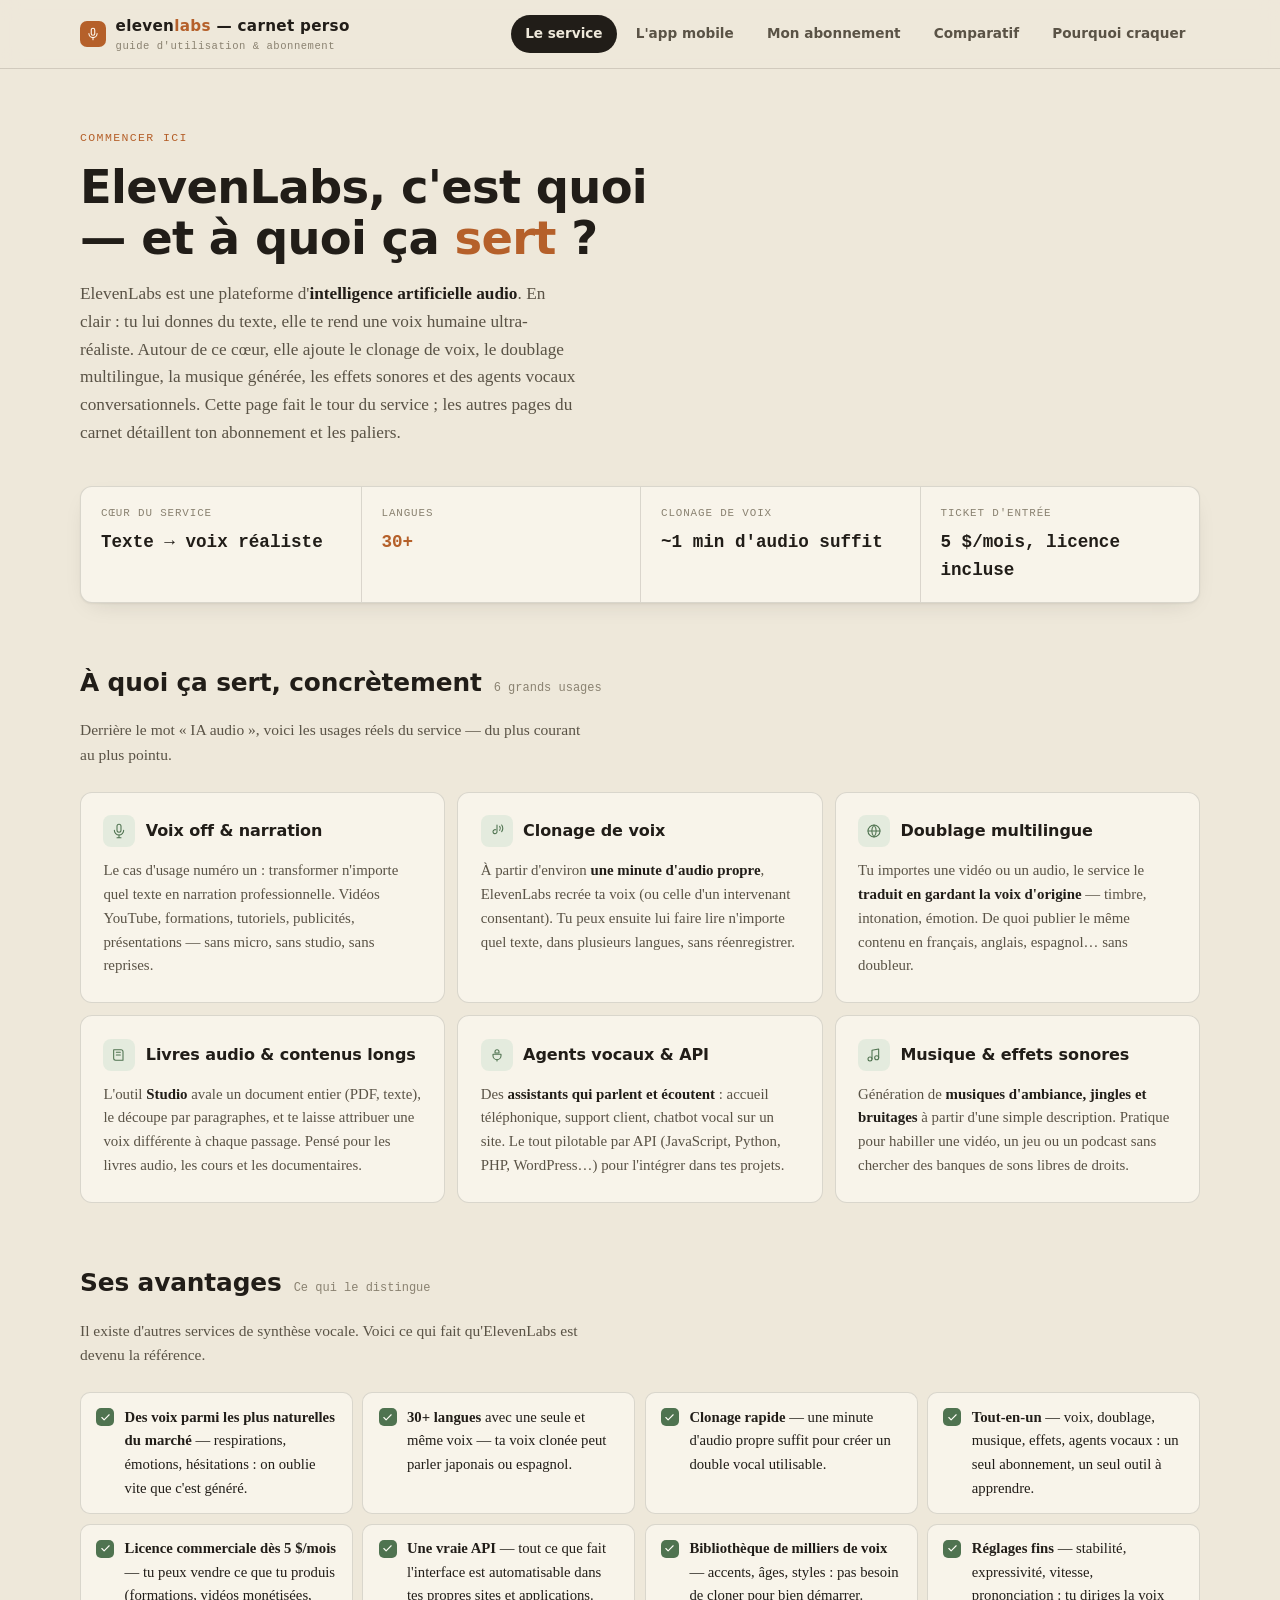
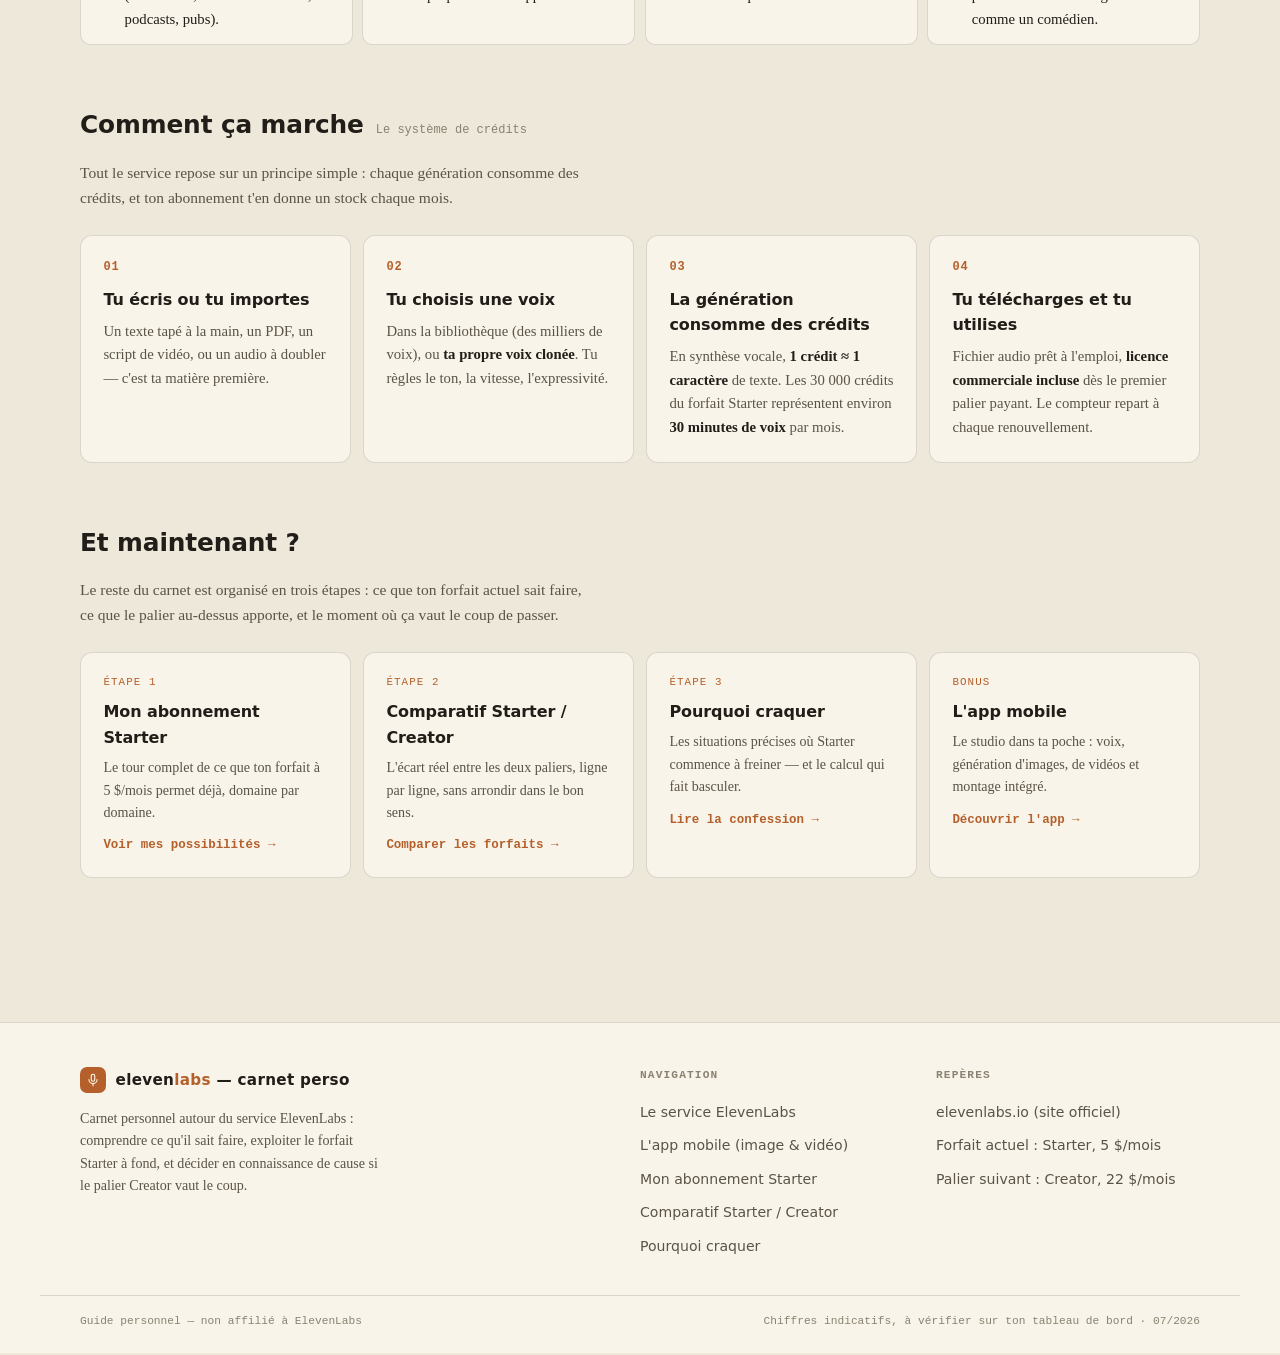
<file: index.html>
<!doctype html>
<html lang="fr">
<head>
<meta charset="UTF-8" />
<meta name="viewport" content="width=device-width, initial-scale=1.0" />
<title>ElevenLabs, c'est quoi ? — Carnet perso</title>
<meta name="description" content="Présentation du service ElevenLabs : à quoi il sert, ses avantages, comment fonctionnent les crédits." />
<link rel="stylesheet" href="styles.css" />
</head>
<body>

<header class="site-header">
  <div class="wrap bar">
    <a class="brand" href="index.html">
      <span class="mark"><svg viewBox="0 0 24 24" fill="none" stroke="currentColor" stroke-width="1.8" stroke-linecap="round" stroke-linejoin="round" aria-hidden="true"><rect x="9" y="2" width="6" height="12" rx="3"/><path d="M5 11a7 7 0 0 0 14 0"/><path d="M12 18v4"/></svg></span>
      <span>eleven<em>labs</em> — carnet perso<small>guide d'utilisation &amp; abonnement</small></span>
    </a>
    <nav class="site-nav" aria-label="Navigation principale">
      <a href="index.html" aria-current="page">Le service</a>
      <a href="app.html">L'app mobile</a>
      <a href="abonnement.html">Mon abonnement</a>
      <a href="comparatif.html">Comparatif</a>
      <a href="craquer.html">Pourquoi craquer</a>
    </nav>
  </div>
</header>

<main class="wrap">

  <div class="hero">
    <p class="eyebrow">Commencer ici</p>
    <h1>ElevenLabs, c'est quoi — et à quoi ça <span class="accent">sert</span>&nbsp;?</h1>
    <p class="lede">ElevenLabs est une plateforme d'<b>intelligence artificielle audio</b>. En clair&nbsp;: tu lui donnes du texte, elle te rend une voix humaine ultra-réaliste. Autour de ce cœur, elle ajoute le clonage de voix, le doublage multilingue, la musique générée, les effets sonores et des agents vocaux conversationnels. Cette page fait le tour du service&nbsp;; les autres pages du carnet détaillent ton abonnement et les paliers.</p>
  </div>

  <div class="stat-strip">
      <div class="stat-cell">
        <div class="label">Cœur du service</div>
        <div class="value">Texte → voix réaliste</div>
      </div>
      <div class="stat-cell">
        <div class="label">Langues</div>
        <div class="value accent">30+</div>
      </div>
      <div class="stat-cell">
        <div class="label">Clonage de voix</div>
        <div class="value">~1 min d'audio suffit</div>
      </div>
      <div class="stat-cell">
        <div class="label">Ticket d'entrée</div>
        <div class="value">5&nbsp;$/mois, licence incluse</div>
      </div>
  </div>

  <section>
    <div class="section-head">
      <h2>À quoi ça sert, concrètement</h2>
      <span class="section-count">6 grands usages</span>
    </div>
    <p class="section-note">Derrière le mot « IA audio », voici les usages réels du service — du plus courant au plus pointu.</p>

    <div class="grid">

      <div class="card">
        <div class="card-head">
          <span class="icon"><svg viewBox="0 0 24 24" fill="none" stroke="currentColor" stroke-width="1.6" stroke-linecap="round" stroke-linejoin="round" aria-hidden="true"><rect x="9" y="2" width="6" height="12" rx="3"/><path d="M5 11a7 7 0 0 0 14 0"/><path d="M12 18v4M9 22h6"/></svg></span>
          <h3>Voix off &amp; narration</h3>
        </div>
        <p>Le cas d'usage numéro un&nbsp;: transformer n'importe quel texte en narration professionnelle. Vidéos YouTube, formations, tutoriels, publicités, présentations — sans micro, sans studio, sans reprises.</p>
      </div>

      <div class="card">
        <div class="card-head">
          <span class="icon"><svg viewBox="0 0 24 24" fill="none" stroke="currentColor" stroke-width="1.6" stroke-linecap="round" stroke-linejoin="round" aria-hidden="true"><path d="M12 3v10a3 3 0 1 1-2-2.83"/><path d="M16 5a5 5 0 0 1 0 6M19 3a9 9 0 0 1 0 10"/></svg></span>
          <h3>Clonage de voix</h3>
        </div>
        <p>À partir d'environ <b>une minute d'audio propre</b>, ElevenLabs recrée ta voix (ou celle d'un intervenant consentant). Tu peux ensuite lui faire lire n'importe quel texte, dans plusieurs langues, sans réenregistrer.</p>
      </div>

      <div class="card">
        <div class="card-head">
          <span class="icon"><svg viewBox="0 0 24 24" fill="none" stroke="currentColor" stroke-width="1.6" stroke-linecap="round" stroke-linejoin="round" aria-hidden="true"><circle cx="12" cy="12" r="9"/><path d="M3 12h18M12 3a14 14 0 0 1 0 18a14 14 0 0 1 0-18Z"/></svg></span>
          <h3>Doublage multilingue</h3>
        </div>
        <p>Tu importes une vidéo ou un audio, le service le <b>traduit en gardant la voix d'origine</b> — timbre, intonation, émotion. De quoi publier le même contenu en français, anglais, espagnol… sans doubleur.</p>
      </div>

      <div class="card">
        <div class="card-head">
          <span class="icon"><svg viewBox="0 0 24 24" fill="none" stroke="currentColor" stroke-width="1.6" stroke-linecap="round" stroke-linejoin="round" aria-hidden="true"><path d="M4 4h11a3 3 0 0 1 3 3v13H7a3 3 0 0 1-3-3V4Z"/><path d="M8 8h6M8 12h6"/></svg></span>
          <h3>Livres audio &amp; contenus longs</h3>
        </div>
        <p>L'outil <b>Studio</b> avale un document entier (PDF, texte), le découpe par paragraphes, et te laisse attribuer une voix différente à chaque passage. Pensé pour les livres audio, les cours et les documentaires.</p>
      </div>

      <div class="card">
        <div class="card-head">
          <span class="icon"><svg viewBox="0 0 24 24" fill="none" stroke="currentColor" stroke-width="1.6" stroke-linecap="round" stroke-linejoin="round" aria-hidden="true"><path d="M9 7a3 3 0 1 1 6 0v2H9V7Z"/><path d="M6 13v-2h12v2a6 6 0 0 1-12 0Z"/><path d="M12 19v2"/></svg></span>
          <h3>Agents vocaux &amp; API</h3>
        </div>
        <p>Des <b>assistants qui parlent et écoutent</b>&nbsp;: accueil téléphonique, support client, chatbot vocal sur un site. Le tout pilotable par API (JavaScript, Python, PHP, WordPress…) pour l'intégrer dans tes projets.</p>
      </div>

      <div class="card">
        <div class="card-head">
          <span class="icon"><svg viewBox="0 0 24 24" fill="none" stroke="currentColor" stroke-width="1.6" stroke-linecap="round" stroke-linejoin="round" aria-hidden="true"><path d="M9 18V5l10-2v13"/><circle cx="6" cy="18" r="3"/><circle cx="16" cy="16" r="3"/></svg></span>
          <h3>Musique &amp; effets sonores</h3>
        </div>
        <p>Génération de <b>musiques d'ambiance, jingles et bruitages</b> à partir d'une simple description. Pratique pour habiller une vidéo, un jeu ou un podcast sans chercher des banques de sons libres de droits.</p>
      </div>

    </div>
  </section>

  <section>
    <div class="section-head">
      <h2>Ses avantages</h2>
      <span class="section-count">Ce qui le distingue</span>
    </div>
    <p class="section-note">Il existe d'autres services de synthèse vocale. Voici ce qui fait qu'ElevenLabs est devenu la référence.</p>

    <div class="checklist">
      <div class="check-item"><span class="check-mark"><svg viewBox="0 0 24 24" fill="none" stroke="currentColor" stroke-width="2.4" stroke-linecap="round" stroke-linejoin="round" aria-hidden="true"><path d="M4 12l5 5L20 6"/></svg></span><span><b>Des voix parmi les plus naturelles du marché</b> — respirations, émotions, hésitations&nbsp;: on oublie vite que c'est généré.</span></div>
      <div class="check-item"><span class="check-mark"><svg viewBox="0 0 24 24" fill="none" stroke="currentColor" stroke-width="2.4" stroke-linecap="round" stroke-linejoin="round" aria-hidden="true"><path d="M4 12l5 5L20 6"/></svg></span><span><b>30+ langues</b> avec une seule et même voix — ta voix clonée peut parler japonais ou espagnol.</span></div>
      <div class="check-item"><span class="check-mark"><svg viewBox="0 0 24 24" fill="none" stroke="currentColor" stroke-width="2.4" stroke-linecap="round" stroke-linejoin="round" aria-hidden="true"><path d="M4 12l5 5L20 6"/></svg></span><span><b>Clonage rapide</b> — une minute d'audio propre suffit pour créer un double vocal utilisable.</span></div>
      <div class="check-item"><span class="check-mark"><svg viewBox="0 0 24 24" fill="none" stroke="currentColor" stroke-width="2.4" stroke-linecap="round" stroke-linejoin="round" aria-hidden="true"><path d="M4 12l5 5L20 6"/></svg></span><span><b>Tout-en-un</b> — voix, doublage, musique, effets, agents vocaux&nbsp;: un seul abonnement, un seul outil à apprendre.</span></div>
      <div class="check-item"><span class="check-mark"><svg viewBox="0 0 24 24" fill="none" stroke="currentColor" stroke-width="2.4" stroke-linecap="round" stroke-linejoin="round" aria-hidden="true"><path d="M4 12l5 5L20 6"/></svg></span><span><b>Licence commerciale dès 5&nbsp;$/mois</b> — tu peux vendre ce que tu produis (formations, vidéos monétisées, podcasts, pubs).</span></div>
      <div class="check-item"><span class="check-mark"><svg viewBox="0 0 24 24" fill="none" stroke="currentColor" stroke-width="2.4" stroke-linecap="round" stroke-linejoin="round" aria-hidden="true"><path d="M4 12l5 5L20 6"/></svg></span><span><b>Une vraie API</b> — tout ce que fait l'interface est automatisable dans tes propres sites et applications.</span></div>
      <div class="check-item"><span class="check-mark"><svg viewBox="0 0 24 24" fill="none" stroke="currentColor" stroke-width="2.4" stroke-linecap="round" stroke-linejoin="round" aria-hidden="true"><path d="M4 12l5 5L20 6"/></svg></span><span><b>Bibliothèque de milliers de voix</b> — accents, âges, styles&nbsp;: pas besoin de cloner pour bien démarrer.</span></div>
      <div class="check-item"><span class="check-mark"><svg viewBox="0 0 24 24" fill="none" stroke="currentColor" stroke-width="2.4" stroke-linecap="round" stroke-linejoin="round" aria-hidden="true"><path d="M4 12l5 5L20 6"/></svg></span><span><b>Réglages fins</b> — stabilité, expressivité, vitesse, prononciation&nbsp;: tu diriges la voix comme un comédien.</span></div>
    </div>
  </section>

  <section>
    <div class="section-head">
      <h2>Comment ça marche</h2>
      <span class="section-count">Le système de crédits</span>
    </div>
    <p class="section-note">Tout le service repose sur un principe simple&nbsp;: chaque génération consomme des crédits, et ton abonnement t'en donne un stock chaque mois.</p>

    <div class="steps">
      <div class="step">
        <h3>Tu écris ou tu importes</h3>
        <p>Un texte tapé à la main, un PDF, un script de vidéo, ou un audio à doubler — c'est ta matière première.</p>
      </div>
      <div class="step">
        <h3>Tu choisis une voix</h3>
        <p>Dans la bibliothèque (des milliers de voix), ou <b>ta propre voix clonée</b>. Tu règles le ton, la vitesse, l'expressivité.</p>
      </div>
      <div class="step">
        <h3>La génération consomme des crédits</h3>
        <p>En synthèse vocale, <b>1 crédit ≈ 1 caractère</b> de texte. Les 30&nbsp;000 crédits du forfait Starter représentent environ <b>30 minutes de voix</b> par mois.</p>
      </div>
      <div class="step">
        <h3>Tu télécharges et tu utilises</h3>
        <p>Fichier audio prêt à l'emploi, <b>licence commerciale incluse</b> dès le premier palier payant. Le compteur repart à chaque renouvellement.</p>
      </div>
    </div>
  </section>

  <section>
    <div class="section-head">
      <h2>Et maintenant&nbsp;?</h2>
    </div>
    <p class="section-note">Le reste du carnet est organisé en trois étapes&nbsp;: ce que ton forfait actuel sait faire, ce que le palier au-dessus apporte, et le moment où ça vaut le coup de passer.</p>

    <div class="cta-row">
      <a class="cta-card" href="abonnement.html">
        <div class="cta-kicker">Étape 1</div>
        <h3>Mon abonnement Starter</h3>
        <p>Le tour complet de ce que ton forfait à 5&nbsp;$/mois permet déjà, domaine par domaine.</p>
        <span class="cta-go">Voir mes possibilités →</span>
      </a>
      <a class="cta-card" href="comparatif.html">
        <div class="cta-kicker">Étape 2</div>
        <h3>Comparatif Starter / Creator</h3>
        <p>L'écart réel entre les deux paliers, ligne par ligne, sans arrondir dans le bon sens.</p>
        <span class="cta-go">Comparer les forfaits →</span>
      </a>
      <a class="cta-card" href="craquer.html">
        <div class="cta-kicker">Étape 3</div>
        <h3>Pourquoi craquer</h3>
        <p>Les situations précises où Starter commence à freiner — et le calcul qui fait basculer.</p>
        <span class="cta-go">Lire la confession →</span>
      </a>
      <a class="cta-card" href="app.html">
        <div class="cta-kicker">Bonus</div>
        <h3>L'app mobile</h3>
        <p>Le studio dans ta poche&nbsp;: voix, génération d'images, de vidéos et montage intégré.</p>
        <span class="cta-go">Découvrir l'app →</span>
      </a>
    </div>
  </section>

</main>

<footer class="site-footer">
  <div class="wrap cols">
    <div>
      <a class="brand" href="index.html">
        <span class="mark"><svg viewBox="0 0 24 24" fill="none" stroke="currentColor" stroke-width="1.8" stroke-linecap="round" stroke-linejoin="round" aria-hidden="true"><rect x="9" y="2" width="6" height="12" rx="3"/><path d="M5 11a7 7 0 0 0 14 0"/><path d="M12 18v4"/></svg></span>
        <span>eleven<em>labs</em> — carnet perso</span>
      </a>
      <p>Carnet personnel autour du service ElevenLabs&nbsp;: comprendre ce qu'il sait faire, exploiter le forfait Starter à fond, et décider en connaissance de cause si le palier Creator vaut le coup.</p>
    </div>
    <div>
      <h4>Navigation</h4>
      <ul>
        <li><a href="index.html">Le service ElevenLabs</a></li>
        <li><a href="app.html">L'app mobile (image &amp; vidéo)</a></li>
        <li><a href="abonnement.html">Mon abonnement Starter</a></li>
        <li><a href="comparatif.html">Comparatif Starter / Creator</a></li>
        <li><a href="craquer.html">Pourquoi craquer</a></li>
      </ul>
    </div>
    <div>
      <h4>Repères</h4>
      <ul>
        <li><a href="https://elevenlabs.io" rel="noopener">elevenlabs.io (site officiel)</a></li>
        <li><a href="abonnement.html">Forfait actuel&nbsp;: Starter, 5&nbsp;$/mois</a></li>
        <li><a href="comparatif.html">Palier suivant&nbsp;: Creator, 22&nbsp;$/mois</a></li>
      </ul>
    </div>
  </div>
  <div class="wrap legal">
    <span>Guide personnel — non affilié à ElevenLabs</span>
    <span>Chiffres indicatifs, à vérifier sur ton tableau de bord · 07/2026</span>
  </div>
</footer>

</body>
</html>
</file>
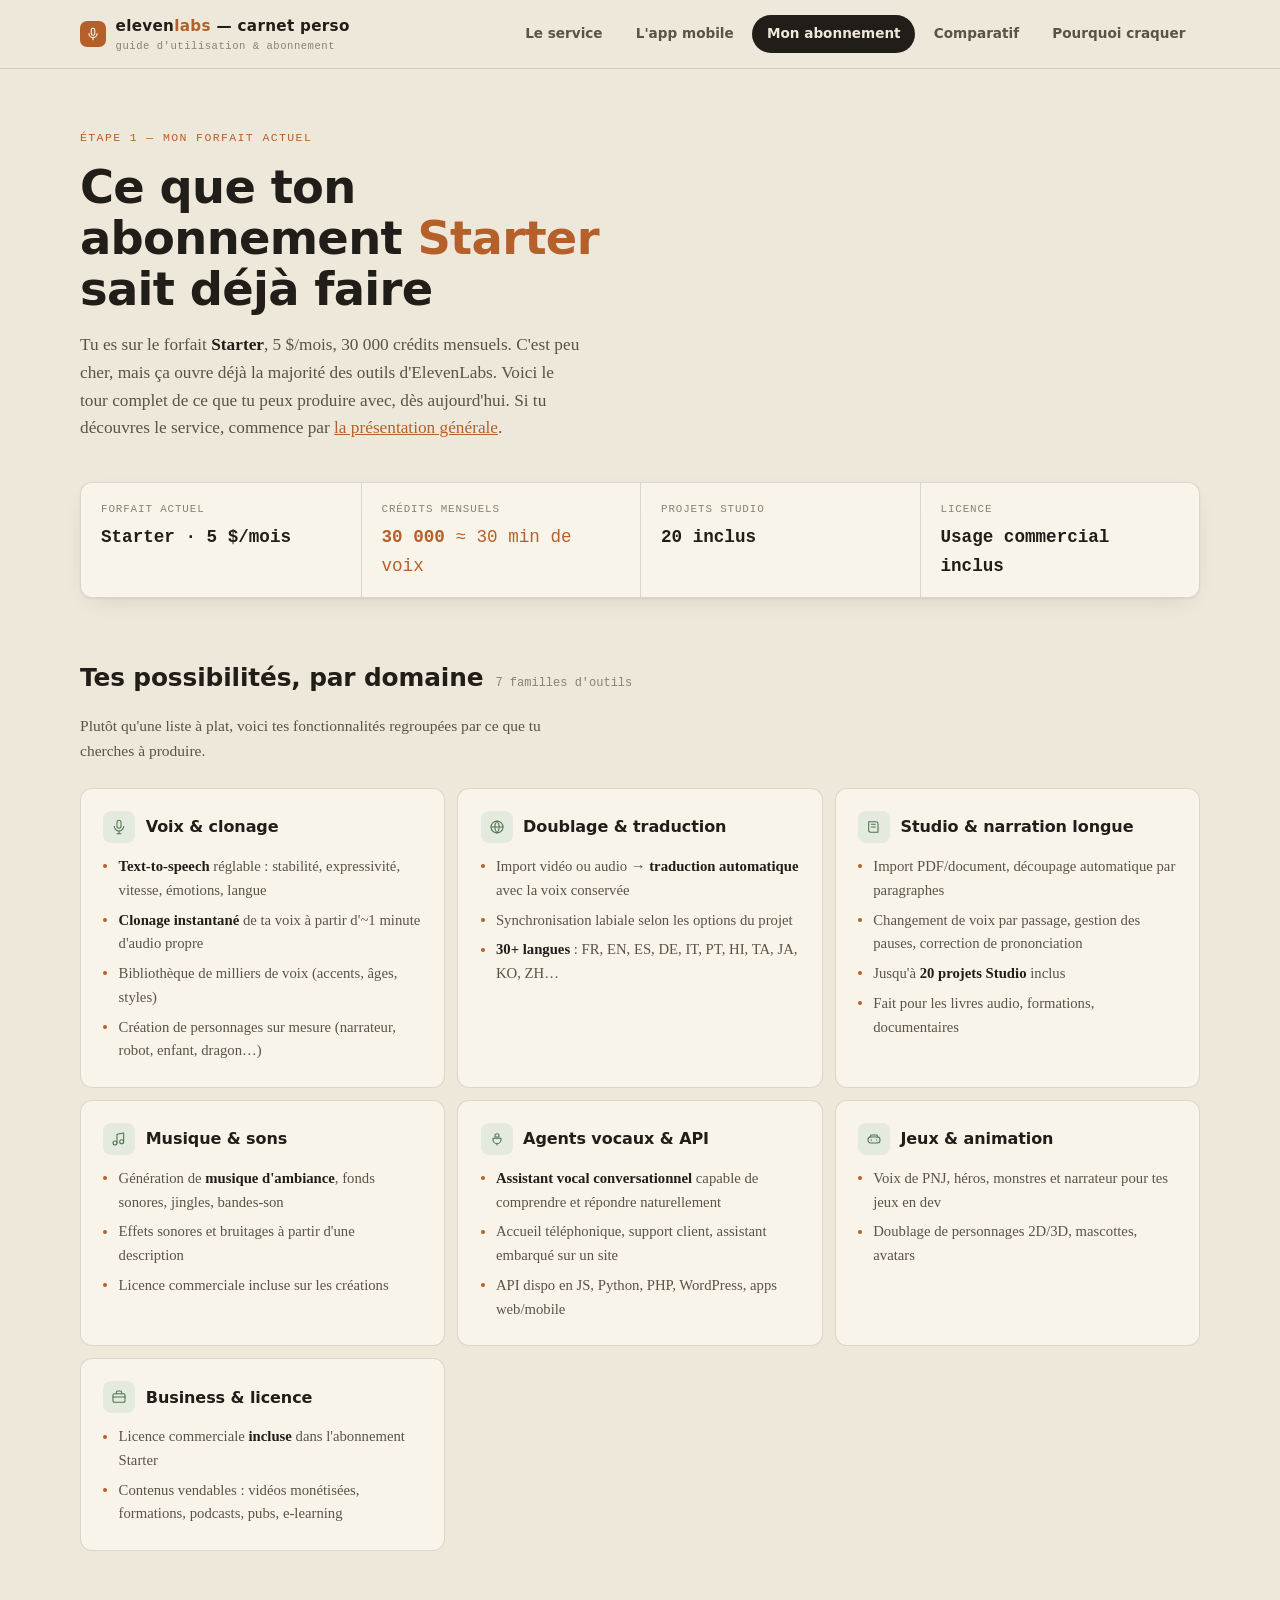
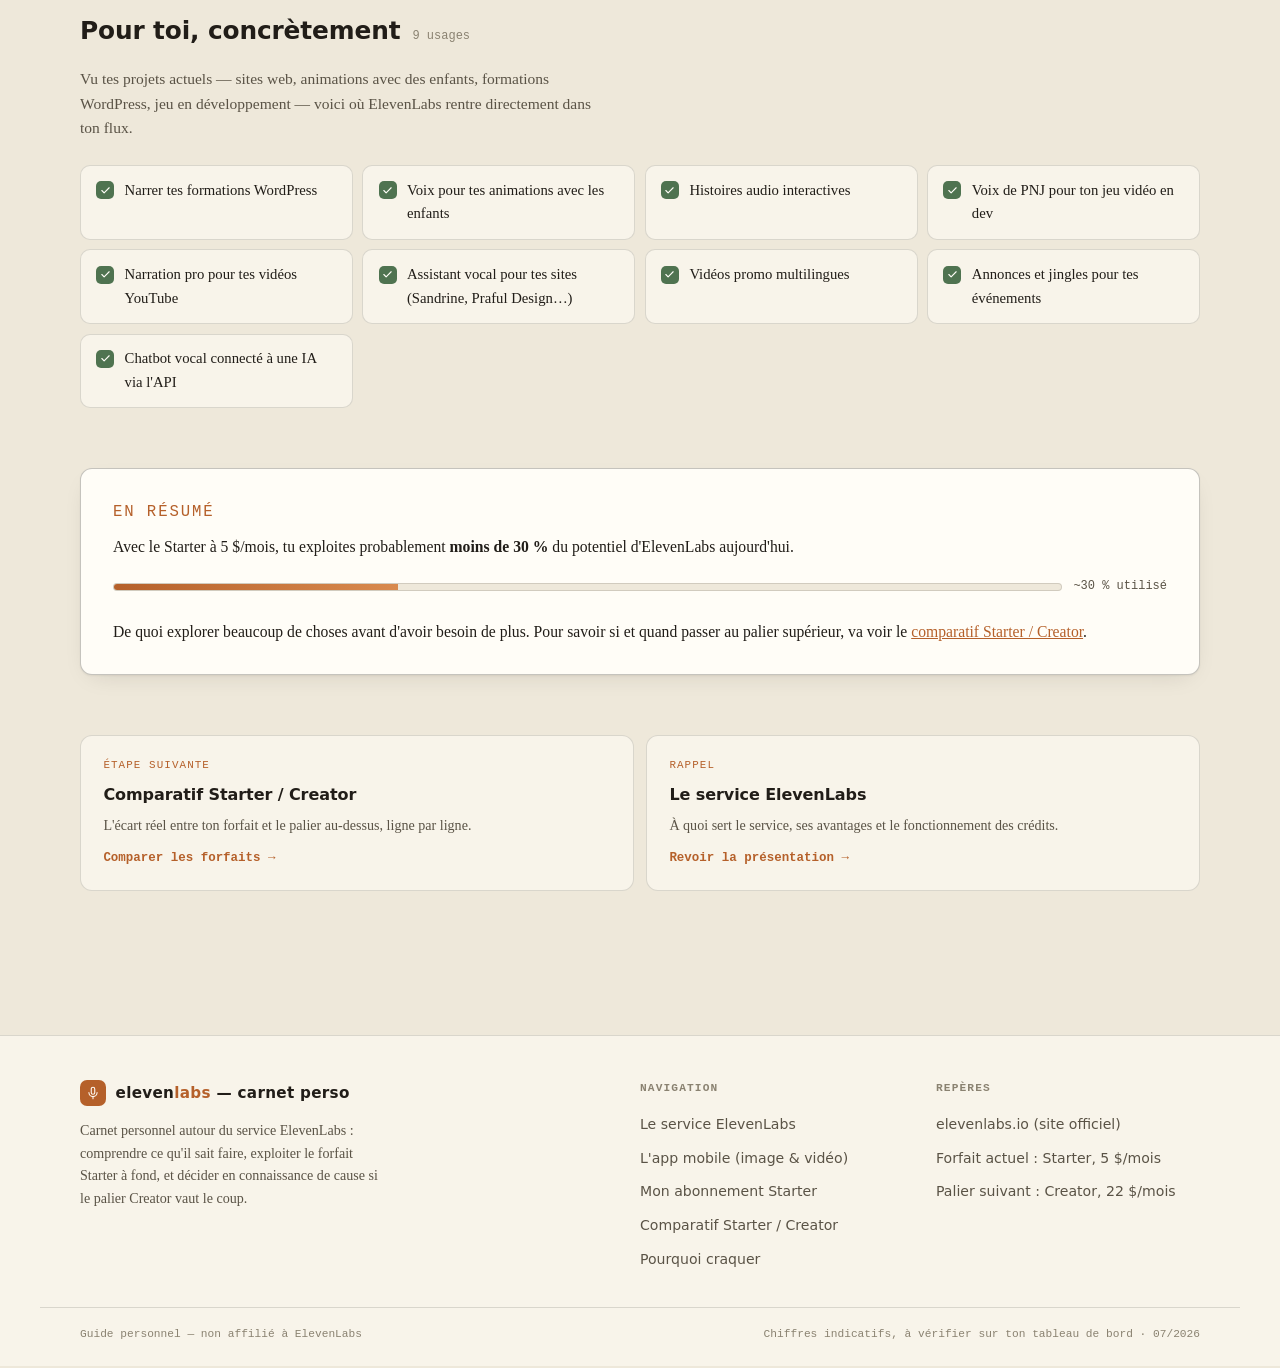
<file: abonnement.html>
<!doctype html>
<html lang="fr">
<head>
<meta charset="UTF-8" />
<meta name="viewport" content="width=device-width, initial-scale=1.0" />
<title>Mon abonnement Starter — Carnet perso ElevenLabs</title>
<meta name="description" content="Tout ce que le forfait ElevenLabs Starter à 5 $/mois permet déjà de faire, domaine par domaine." />
<link rel="stylesheet" href="styles.css" />
</head>
<body>

<header class="site-header">
  <div class="wrap bar">
    <a class="brand" href="index.html">
      <span class="mark"><svg viewBox="0 0 24 24" fill="none" stroke="currentColor" stroke-width="1.8" stroke-linecap="round" stroke-linejoin="round" aria-hidden="true"><rect x="9" y="2" width="6" height="12" rx="3"/><path d="M5 11a7 7 0 0 0 14 0"/><path d="M12 18v4"/></svg></span>
      <span>eleven<em>labs</em> — carnet perso<small>guide d'utilisation &amp; abonnement</small></span>
    </a>
    <nav class="site-nav" aria-label="Navigation principale">
      <a href="index.html">Le service</a>
      <a href="app.html">L'app mobile</a>
      <a href="abonnement.html" aria-current="page">Mon abonnement</a>
      <a href="comparatif.html">Comparatif</a>
      <a href="craquer.html">Pourquoi craquer</a>
    </nav>
  </div>
</header>

<main class="wrap">

  <div class="hero">
    <p class="eyebrow">Étape 1 — mon forfait actuel</p>
    <h1>Ce que ton abonnement <span class="accent">Starter</span> sait déjà faire</h1>
    <p class="lede">Tu es sur le forfait <b>Starter</b>, 5&nbsp;$/mois, 30&nbsp;000 crédits mensuels. C'est peu cher, mais ça ouvre déjà la majorité des outils d'ElevenLabs. Voici le tour complet de ce que tu peux produire avec, dès aujourd'hui. Si tu découvres le service, commence par <a href="index.html">la présentation générale</a>.</p>
  </div>

  <div class="stat-strip">
      <div class="stat-cell">
        <div class="label">Forfait actuel</div>
        <div class="value">Starter · 5&nbsp;$/mois</div>
      </div>
      <div class="stat-cell">
        <div class="label">Crédits mensuels</div>
        <div class="value accent">30&nbsp;000 <span style="font-weight:400">≈ 30 min de voix</span></div>
      </div>
      <div class="stat-cell">
        <div class="label">Projets Studio</div>
        <div class="value">20 inclus</div>
      </div>
      <div class="stat-cell">
        <div class="label">Licence</div>
        <div class="value">Usage commercial inclus</div>
      </div>
  </div>

  <section>
    <div class="section-head">
      <h2>Tes possibilités, par domaine</h2>
      <span class="section-count">7 familles d'outils</span>
    </div>
    <p class="section-note">Plutôt qu'une liste à plat, voici tes fonctionnalités regroupées par ce que tu cherches à produire.</p>

    <div class="grid">

      <div class="card">
        <div class="card-head">
          <span class="icon"><svg viewBox="0 0 24 24" fill="none" stroke="currentColor" stroke-width="1.6" stroke-linecap="round" stroke-linejoin="round" aria-hidden="true"><rect x="9" y="2" width="6" height="12" rx="3"/><path d="M5 11a7 7 0 0 0 14 0"/><path d="M12 18v4M9 22h6"/></svg></span>
          <h3>Voix &amp; clonage</h3>
        </div>
        <ul>
          <li><b>Text-to-speech</b> réglable&nbsp;: stabilité, expressivité, vitesse, émotions, langue</li>
          <li><b>Clonage instantané</b> de ta voix à partir d'~1 minute d'audio propre</li>
          <li>Bibliothèque de milliers de voix (accents, âges, styles)</li>
          <li>Création de personnages sur mesure (narrateur, robot, enfant, dragon…)</li>
        </ul>
      </div>

      <div class="card">
        <div class="card-head">
          <span class="icon"><svg viewBox="0 0 24 24" fill="none" stroke="currentColor" stroke-width="1.6" stroke-linecap="round" stroke-linejoin="round" aria-hidden="true"><circle cx="12" cy="12" r="9"/><path d="M3 12h18M12 3a14 14 0 0 1 0 18a14 14 0 0 1 0-18Z"/></svg></span>
          <h3>Doublage &amp; traduction</h3>
        </div>
        <ul>
          <li>Import vidéo ou audio → <b>traduction automatique</b> avec la voix conservée</li>
          <li>Synchronisation labiale selon les options du projet</li>
          <li><b>30+ langues</b>&nbsp;: FR, EN, ES, DE, IT, PT, HI, TA, JA, KO, ZH…</li>
        </ul>
      </div>

      <div class="card">
        <div class="card-head">
          <span class="icon"><svg viewBox="0 0 24 24" fill="none" stroke="currentColor" stroke-width="1.6" stroke-linecap="round" stroke-linejoin="round" aria-hidden="true"><path d="M4 4h11a3 3 0 0 1 3 3v13H7a3 3 0 0 1-3-3V4Z"/><path d="M8 8h6M8 12h6"/></svg></span>
          <h3>Studio &amp; narration longue</h3>
        </div>
        <ul>
          <li>Import PDF/document, découpage automatique par paragraphes</li>
          <li>Changement de voix par passage, gestion des pauses, correction de prononciation</li>
          <li>Jusqu'à <b>20 projets Studio</b> inclus</li>
          <li>Fait pour les livres audio, formations, documentaires</li>
        </ul>
      </div>

      <div class="card">
        <div class="card-head">
          <span class="icon"><svg viewBox="0 0 24 24" fill="none" stroke="currentColor" stroke-width="1.6" stroke-linecap="round" stroke-linejoin="round" aria-hidden="true"><path d="M9 18V5l10-2v13"/><circle cx="6" cy="18" r="3"/><circle cx="16" cy="16" r="3"/></svg></span>
          <h3>Musique &amp; sons</h3>
        </div>
        <ul>
          <li>Génération de <b>musique d'ambiance</b>, fonds sonores, jingles, bandes-son</li>
          <li>Effets sonores et bruitages à partir d'une description</li>
          <li>Licence commerciale incluse sur les créations</li>
        </ul>
      </div>

      <div class="card">
        <div class="card-head">
          <span class="icon"><svg viewBox="0 0 24 24" fill="none" stroke="currentColor" stroke-width="1.6" stroke-linecap="round" stroke-linejoin="round" aria-hidden="true"><path d="M9 7a3 3 0 1 1 6 0v2H9V7Z"/><path d="M6 13v-2h12v2a6 6 0 0 1-12 0Z"/><path d="M12 19v2"/></svg></span>
          <h3>Agents vocaux &amp; API</h3>
        </div>
        <ul>
          <li><b>Assistant vocal conversationnel</b> capable de comprendre et répondre naturellement</li>
          <li>Accueil téléphonique, support client, assistant embarqué sur un site</li>
          <li>API dispo en JS, Python, PHP, WordPress, apps web/mobile</li>
        </ul>
      </div>

      <div class="card">
        <div class="card-head">
          <span class="icon"><svg viewBox="0 0 24 24" fill="none" stroke="currentColor" stroke-width="1.6" stroke-linecap="round" stroke-linejoin="round" aria-hidden="true"><rect x="3" y="9" width="18" height="9" rx="4"/><path d="M8 13v1M16 13v1M6 9l1.5-3h9L18 9"/></svg></span>
          <h3>Jeux &amp; animation</h3>
        </div>
        <ul>
          <li>Voix de PNJ, héros, monstres et narrateur pour tes jeux en dev</li>
          <li>Doublage de personnages 2D/3D, mascottes, avatars</li>
        </ul>
      </div>

      <div class="card">
        <div class="card-head">
          <span class="icon"><svg viewBox="0 0 24 24" fill="none" stroke="currentColor" stroke-width="1.6" stroke-linecap="round" stroke-linejoin="round" aria-hidden="true"><rect x="3" y="7" width="18" height="13" rx="2"/><path d="M8 7V5a2 2 0 0 1 2-2h4a2 2 0 0 1 2 2v2M3 12h18"/></svg></span>
          <h3>Business &amp; licence</h3>
        </div>
        <ul>
          <li>Licence commerciale <b>incluse</b> dans l'abonnement Starter</li>
          <li>Contenus vendables&nbsp;: vidéos monétisées, formations, podcasts, pubs, e-learning</li>
        </ul>
      </div>

    </div>
  </section>

  <section>
    <div class="section-head">
      <h2>Pour toi, concrètement</h2>
      <span class="section-count">9 usages</span>
    </div>
    <p class="section-note">Vu tes projets actuels — sites web, animations avec des enfants, formations WordPress, jeu en développement — voici où ElevenLabs rentre directement dans ton flux.</p>

    <div class="checklist">
      <div class="check-item"><span class="check-mark"><svg viewBox="0 0 24 24" fill="none" stroke="currentColor" stroke-width="2.4" stroke-linecap="round" stroke-linejoin="round" aria-hidden="true"><path d="M4 12l5 5L20 6"/></svg></span>Narrer tes formations WordPress</div>
      <div class="check-item"><span class="check-mark"><svg viewBox="0 0 24 24" fill="none" stroke="currentColor" stroke-width="2.4" stroke-linecap="round" stroke-linejoin="round" aria-hidden="true"><path d="M4 12l5 5L20 6"/></svg></span>Voix pour tes animations avec les enfants</div>
      <div class="check-item"><span class="check-mark"><svg viewBox="0 0 24 24" fill="none" stroke="currentColor" stroke-width="2.4" stroke-linecap="round" stroke-linejoin="round" aria-hidden="true"><path d="M4 12l5 5L20 6"/></svg></span>Histoires audio interactives</div>
      <div class="check-item"><span class="check-mark"><svg viewBox="0 0 24 24" fill="none" stroke="currentColor" stroke-width="2.4" stroke-linecap="round" stroke-linejoin="round" aria-hidden="true"><path d="M4 12l5 5L20 6"/></svg></span>Voix de PNJ pour ton jeu vidéo en dev</div>
      <div class="check-item"><span class="check-mark"><svg viewBox="0 0 24 24" fill="none" stroke="currentColor" stroke-width="2.4" stroke-linecap="round" stroke-linejoin="round" aria-hidden="true"><path d="M4 12l5 5L20 6"/></svg></span>Narration pro pour tes vidéos YouTube</div>
      <div class="check-item"><span class="check-mark"><svg viewBox="0 0 24 24" fill="none" stroke="currentColor" stroke-width="2.4" stroke-linecap="round" stroke-linejoin="round" aria-hidden="true"><path d="M4 12l5 5L20 6"/></svg></span>Assistant vocal pour tes sites (Sandrine, Praful Design…)</div>
      <div class="check-item"><span class="check-mark"><svg viewBox="0 0 24 24" fill="none" stroke="currentColor" stroke-width="2.4" stroke-linecap="round" stroke-linejoin="round" aria-hidden="true"><path d="M4 12l5 5L20 6"/></svg></span>Vidéos promo multilingues</div>
      <div class="check-item"><span class="check-mark"><svg viewBox="0 0 24 24" fill="none" stroke="currentColor" stroke-width="2.4" stroke-linecap="round" stroke-linejoin="round" aria-hidden="true"><path d="M4 12l5 5L20 6"/></svg></span>Annonces et jingles pour tes événements</div>
      <div class="check-item"><span class="check-mark"><svg viewBox="0 0 24 24" fill="none" stroke="currentColor" stroke-width="2.4" stroke-linecap="round" stroke-linejoin="round" aria-hidden="true"><path d="M4 12l5 5L20 6"/></svg></span>Chatbot vocal connecté à une IA via l'API</div>
    </div>
  </section>

  <div class="panel">
    <p class="eyebrow">En résumé</p>
    <p>Avec le Starter à 5&nbsp;$/mois, tu exploites probablement <b>moins de 30&nbsp;%</b> du potentiel d'ElevenLabs aujourd'hui.</p>
    <div class="meter">
      <div class="meter-track"><div class="meter-fill" style="width:30%"></div></div>
      <span class="meter-text">~30 % utilisé</span>
    </div>
    <p>De quoi explorer beaucoup de choses avant d'avoir besoin de plus. Pour savoir si et quand passer au palier supérieur, va voir le <a href="comparatif.html">comparatif Starter / Creator</a>.</p>
  </div>

  <section>
    <div class="cta-row">
      <a class="cta-card" href="comparatif.html">
        <div class="cta-kicker">Étape suivante</div>
        <h3>Comparatif Starter / Creator</h3>
        <p>L'écart réel entre ton forfait et le palier au-dessus, ligne par ligne.</p>
        <span class="cta-go">Comparer les forfaits →</span>
      </a>
      <a class="cta-card" href="index.html">
        <div class="cta-kicker">Rappel</div>
        <h3>Le service ElevenLabs</h3>
        <p>À quoi sert le service, ses avantages et le fonctionnement des crédits.</p>
        <span class="cta-go">Revoir la présentation →</span>
      </a>
    </div>
  </section>

</main>

<footer class="site-footer">
  <div class="wrap cols">
    <div>
      <a class="brand" href="index.html">
        <span class="mark"><svg viewBox="0 0 24 24" fill="none" stroke="currentColor" stroke-width="1.8" stroke-linecap="round" stroke-linejoin="round" aria-hidden="true"><rect x="9" y="2" width="6" height="12" rx="3"/><path d="M5 11a7 7 0 0 0 14 0"/><path d="M12 18v4"/></svg></span>
        <span>eleven<em>labs</em> — carnet perso</span>
      </a>
      <p>Carnet personnel autour du service ElevenLabs&nbsp;: comprendre ce qu'il sait faire, exploiter le forfait Starter à fond, et décider en connaissance de cause si le palier Creator vaut le coup.</p>
    </div>
    <div>
      <h4>Navigation</h4>
      <ul>
        <li><a href="index.html">Le service ElevenLabs</a></li>
        <li><a href="app.html">L'app mobile (image &amp; vidéo)</a></li>
        <li><a href="abonnement.html">Mon abonnement Starter</a></li>
        <li><a href="comparatif.html">Comparatif Starter / Creator</a></li>
        <li><a href="craquer.html">Pourquoi craquer</a></li>
      </ul>
    </div>
    <div>
      <h4>Repères</h4>
      <ul>
        <li><a href="https://elevenlabs.io" rel="noopener">elevenlabs.io (site officiel)</a></li>
        <li><a href="abonnement.html">Forfait actuel&nbsp;: Starter, 5&nbsp;$/mois</a></li>
        <li><a href="comparatif.html">Palier suivant&nbsp;: Creator, 22&nbsp;$/mois</a></li>
      </ul>
    </div>
  </div>
  <div class="wrap legal">
    <span>Guide personnel — non affilié à ElevenLabs</span>
    <span>Chiffres indicatifs, à vérifier sur ton tableau de bord · 07/2026</span>
  </div>
</footer>

</body>
</html>
</file>
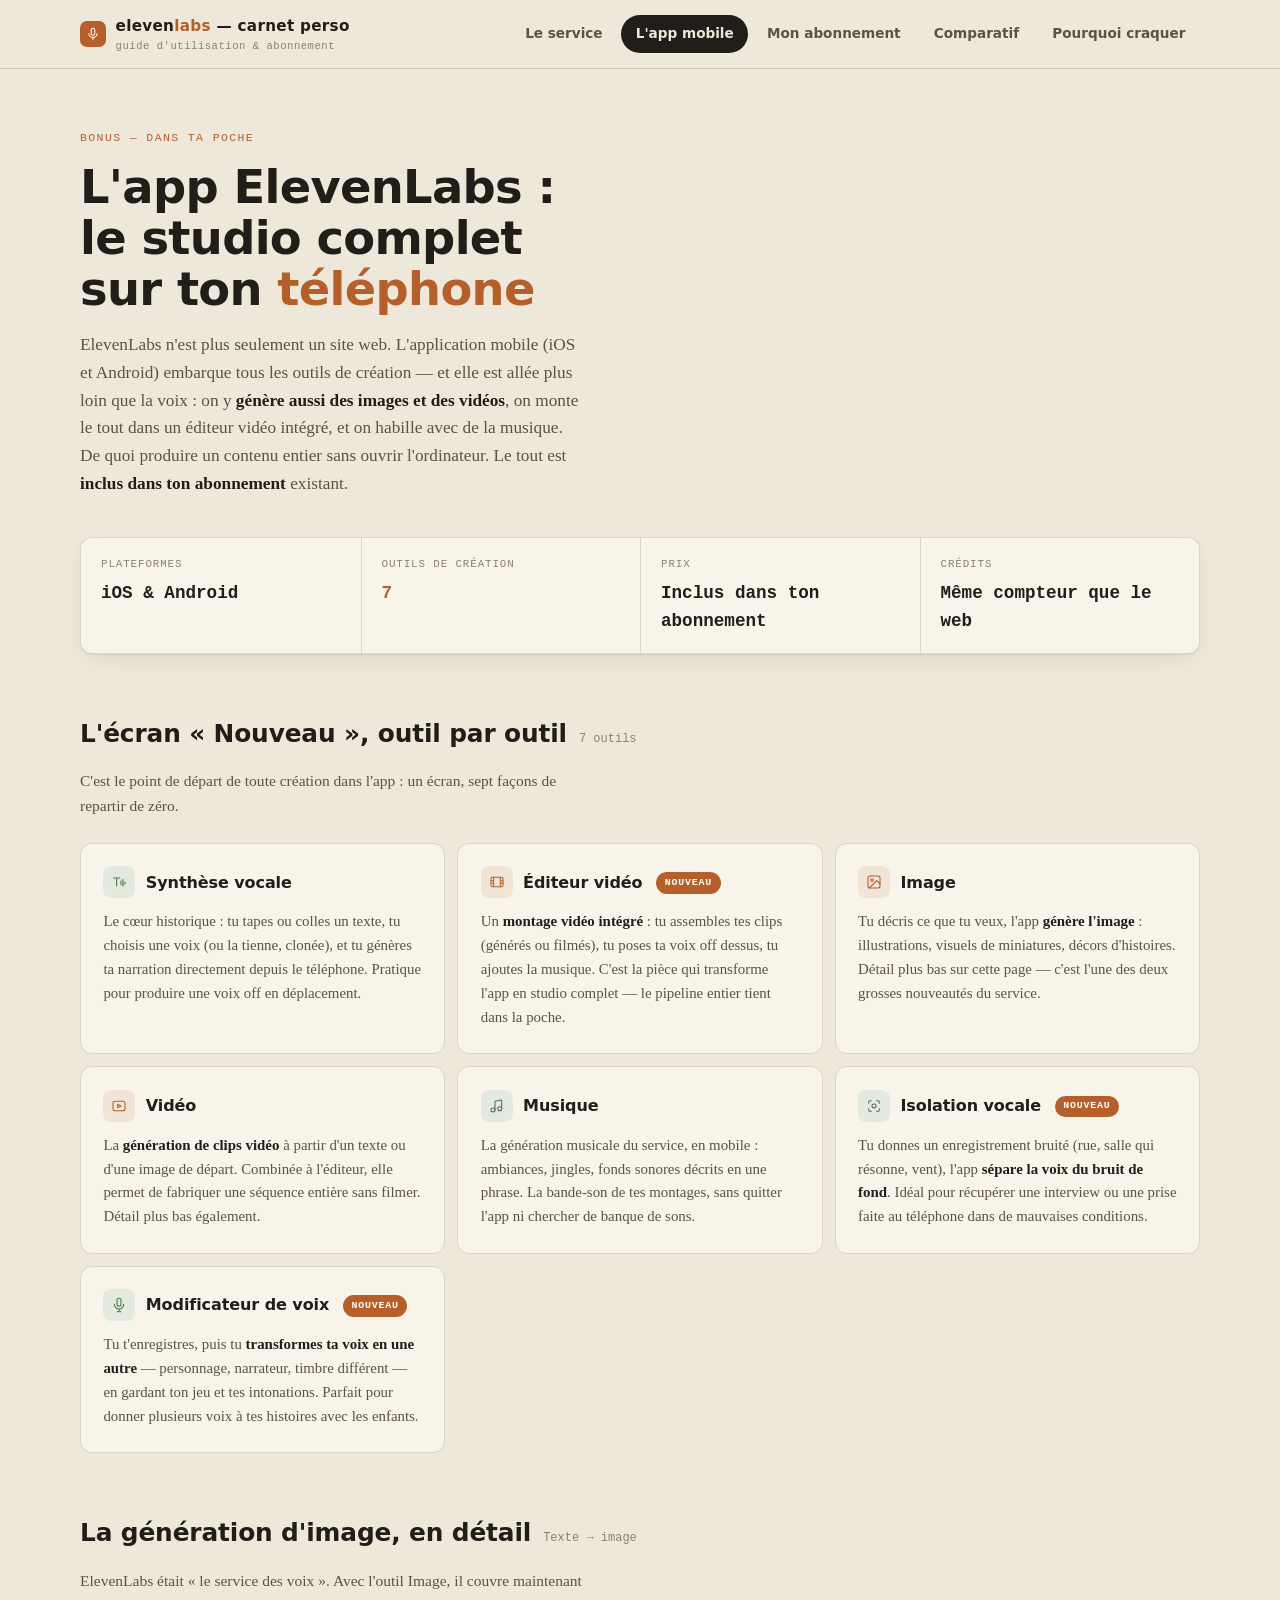
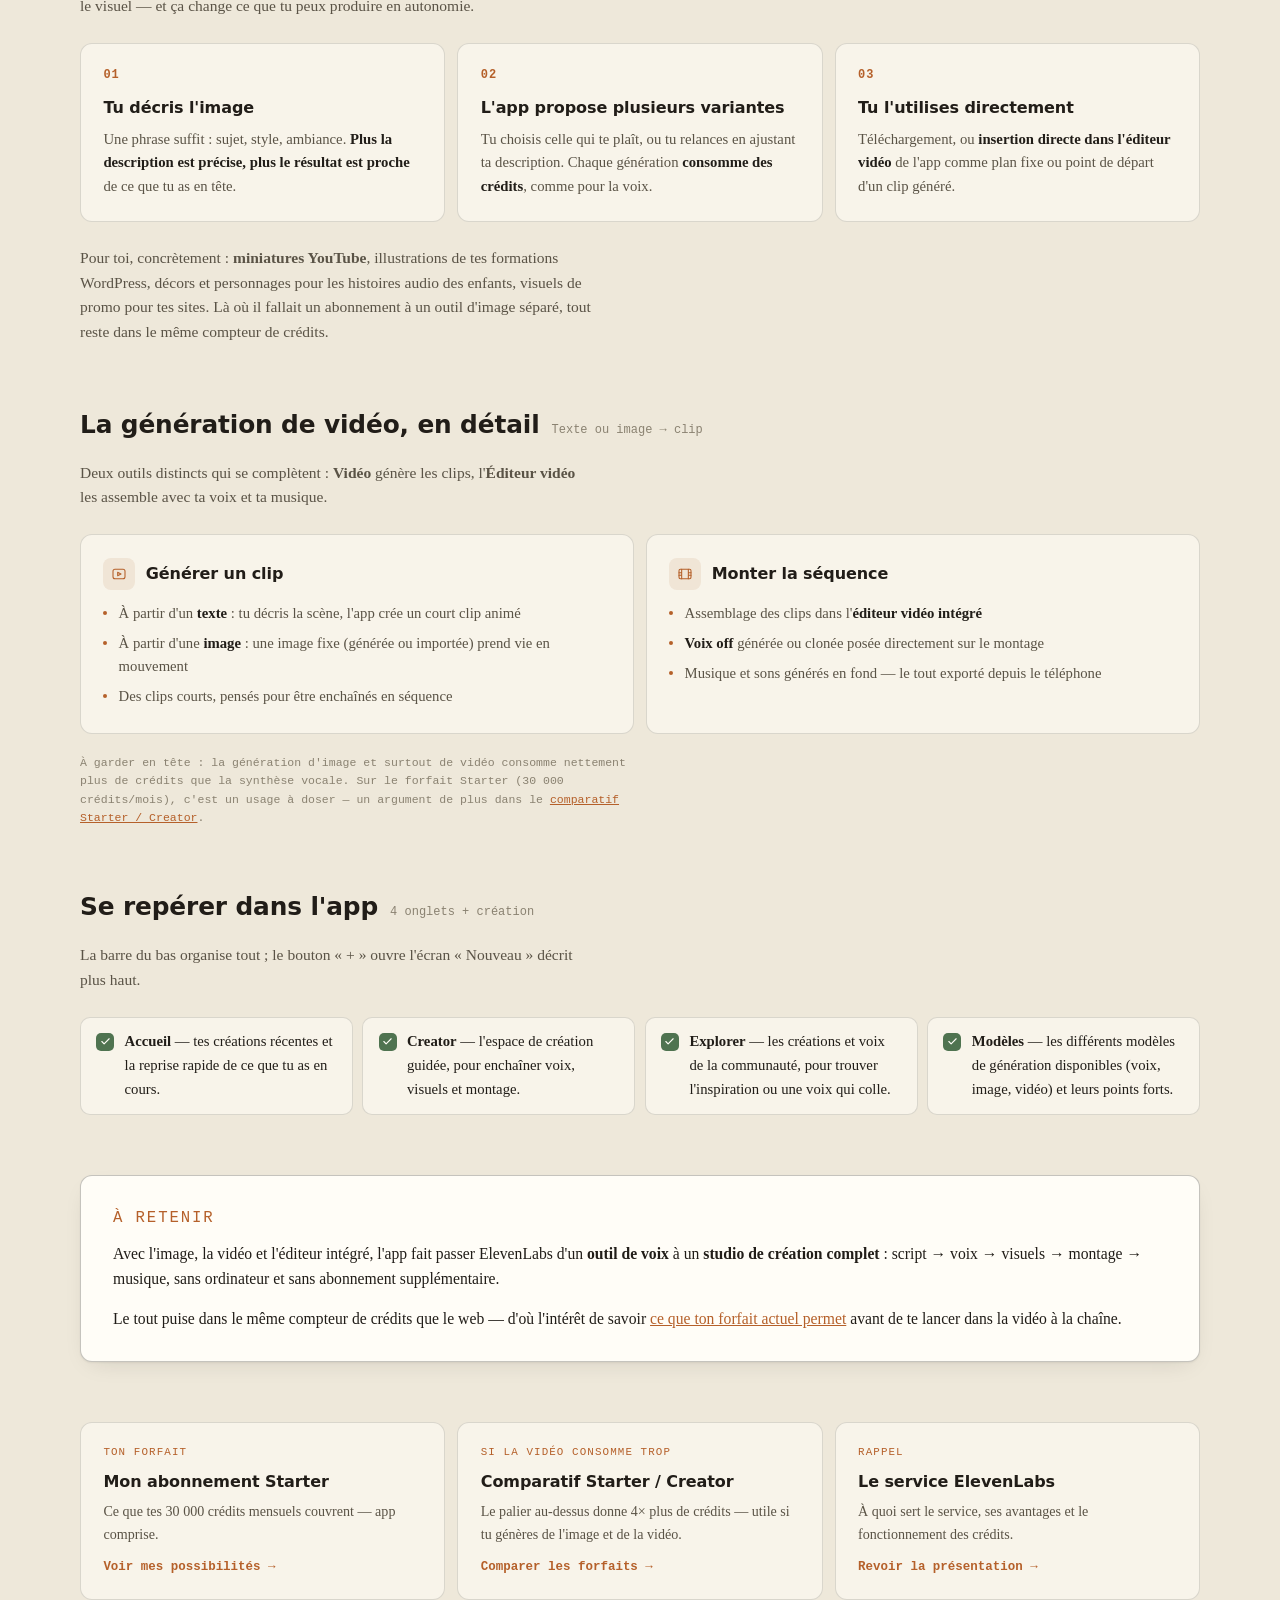
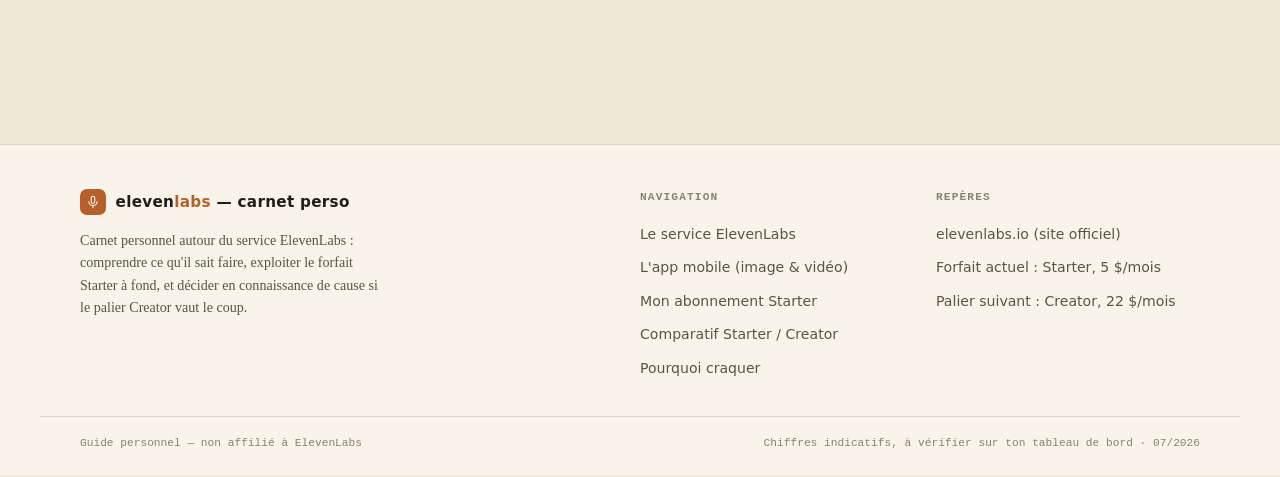
<file: app.html>
<!doctype html>
<html lang="fr">
<head>
<meta charset="UTF-8" />
<meta name="viewport" content="width=device-width, initial-scale=1.0" />
<title>L'app mobile — Carnet perso ElevenLabs</title>
<meta name="description" content="L'application mobile ElevenLabs : synthèse vocale, génération d'images, génération de vidéos, musique et montage, directement depuis le téléphone." />
<link rel="stylesheet" href="styles.css" />
</head>
<body>

<header class="site-header">
  <div class="wrap bar">
    <a class="brand" href="index.html">
      <span class="mark"><svg viewBox="0 0 24 24" fill="none" stroke="currentColor" stroke-width="1.8" stroke-linecap="round" stroke-linejoin="round" aria-hidden="true"><rect x="9" y="2" width="6" height="12" rx="3"/><path d="M5 11a7 7 0 0 0 14 0"/><path d="M12 18v4"/></svg></span>
      <span>eleven<em>labs</em> — carnet perso<small>guide d'utilisation &amp; abonnement</small></span>
    </a>
    <nav class="site-nav" aria-label="Navigation principale">
      <a href="index.html">Le service</a>
      <a href="app.html" aria-current="page">L'app mobile</a>
      <a href="abonnement.html">Mon abonnement</a>
      <a href="comparatif.html">Comparatif</a>
      <a href="craquer.html">Pourquoi craquer</a>
    </nav>
  </div>
</header>

<main class="wrap">

  <div class="hero">
    <p class="eyebrow">Bonus — dans ta poche</p>
    <h1>L'app ElevenLabs&nbsp;: le studio complet sur ton <span class="accent">téléphone</span></h1>
    <p class="lede">ElevenLabs n'est plus seulement un site web. L'application mobile (iOS et Android) embarque tous les outils de création — et elle est allée plus loin que la voix&nbsp;: on y <b>génère aussi des images et des vidéos</b>, on monte le tout dans un éditeur vidéo intégré, et on habille avec de la musique. De quoi produire un contenu entier sans ouvrir l'ordinateur. Le tout est <b>inclus dans ton abonnement</b> existant.</p>
  </div>

  <div class="stat-strip">
    <div class="stat-cell">
      <div class="label">Plateformes</div>
      <div class="value">iOS &amp; Android</div>
    </div>
    <div class="stat-cell">
      <div class="label">Outils de création</div>
      <div class="value accent">7</div>
    </div>
    <div class="stat-cell">
      <div class="label">Prix</div>
      <div class="value">Inclus dans ton abonnement</div>
    </div>
    <div class="stat-cell">
      <div class="label">Crédits</div>
      <div class="value">Même compteur que le web</div>
    </div>
  </div>

  <section>
    <div class="section-head">
      <h2>L'écran «&nbsp;Nouveau&nbsp;», outil par outil</h2>
      <span class="section-count">7 outils</span>
    </div>
    <p class="section-note">C'est le point de départ de toute création dans l'app&nbsp;: un écran, sept façons de repartir de zéro.</p>

    <div class="grid">

      <div class="card">
        <div class="card-head">
          <span class="icon"><svg viewBox="0 0 24 24" fill="none" stroke="currentColor" stroke-width="1.6" stroke-linecap="round" stroke-linejoin="round" aria-hidden="true"><path d="M4 6h9M8.5 6v12"/><path d="M15 10v6M18 8v10M21 12v3"/></svg></span>
          <h3>Synthèse vocale</h3>
        </div>
        <p>Le cœur historique&nbsp;: tu tapes ou colles un texte, tu choisis une voix (ou la tienne, clonée), et tu génères ta narration directement depuis le téléphone. Pratique pour produire une voix off en déplacement.</p>
      </div>

      <div class="card">
        <div class="card-head">
          <span class="icon copper"><svg viewBox="0 0 24 24" fill="none" stroke="currentColor" stroke-width="1.6" stroke-linecap="round" stroke-linejoin="round" aria-hidden="true"><rect x="3" y="5" width="18" height="14" rx="2"/><path d="M7 5v14M17 5v14M3 10h4M3 14h4M17 10h4M17 14h4"/></svg></span>
          <h3>Éditeur vidéo <span class="badge-new">Nouveau</span></h3>
        </div>
        <p>Un <b>montage vidéo intégré</b>&nbsp;: tu assembles tes clips (générés ou filmés), tu poses ta voix off dessus, tu ajoutes la musique. C'est la pièce qui transforme l'app en studio complet — le pipeline entier tient dans la poche.</p>
      </div>

      <div class="card">
        <div class="card-head">
          <span class="icon copper"><svg viewBox="0 0 24 24" fill="none" stroke="currentColor" stroke-width="1.6" stroke-linecap="round" stroke-linejoin="round" aria-hidden="true"><rect x="3" y="3" width="18" height="18" rx="3"/><circle cx="9" cy="9" r="2"/><path d="M21 15l-5-5L5 21"/></svg></span>
          <h3>Image</h3>
        </div>
        <p>Tu décris ce que tu veux, l'app <b>génère l'image</b>&nbsp;: illustrations, visuels de miniatures, décors d'histoires. Détail plus bas sur cette page — c'est l'une des deux grosses nouveautés du service.</p>
      </div>

      <div class="card">
        <div class="card-head">
          <span class="icon copper"><svg viewBox="0 0 24 24" fill="none" stroke="currentColor" stroke-width="1.6" stroke-linecap="round" stroke-linejoin="round" aria-hidden="true"><rect x="3" y="5" width="18" height="14" rx="3"/><path d="M10 9.5l5 2.5-5 2.5v-5Z"/></svg></span>
          <h3>Vidéo</h3>
        </div>
        <p>La <b>génération de clips vidéo</b> à partir d'un texte ou d'une image de départ. Combinée à l'éditeur, elle permet de fabriquer une séquence entière sans filmer. Détail plus bas également.</p>
      </div>

      <div class="card">
        <div class="card-head">
          <span class="icon"><svg viewBox="0 0 24 24" fill="none" stroke="currentColor" stroke-width="1.6" stroke-linecap="round" stroke-linejoin="round" aria-hidden="true"><path d="M9 18V5l10-2v13"/><circle cx="6" cy="18" r="3"/><circle cx="16" cy="16" r="3"/></svg></span>
          <h3>Musique</h3>
        </div>
        <p>La génération musicale du service, en mobile&nbsp;: ambiances, jingles, fonds sonores décrits en une phrase. La bande-son de tes montages, sans quitter l'app ni chercher de banque de sons.</p>
      </div>

      <div class="card">
        <div class="card-head">
          <span class="icon"><svg viewBox="0 0 24 24" fill="none" stroke="currentColor" stroke-width="1.6" stroke-linecap="round" stroke-linejoin="round" aria-hidden="true"><path d="M4 8V6a2 2 0 0 1 2-2h2M16 4h2a2 2 0 0 1 2 2v2M20 16v2a2 2 0 0 1-2 2h-2M8 20H6a2 2 0 0 1-2-2v-2"/><circle cx="12" cy="12" r="3"/></svg></span>
          <h3>Isolation vocale <span class="badge-new">Nouveau</span></h3>
        </div>
        <p>Tu donnes un enregistrement bruité (rue, salle qui résonne, vent), l'app <b>sépare la voix du bruit de fond</b>. Idéal pour récupérer une interview ou une prise faite au téléphone dans de mauvaises conditions.</p>
      </div>

      <div class="card">
        <div class="card-head">
          <span class="icon"><svg viewBox="0 0 24 24" fill="none" stroke="currentColor" stroke-width="1.6" stroke-linecap="round" stroke-linejoin="round" aria-hidden="true"><rect x="9" y="2" width="6" height="12" rx="3"/><path d="M5 11a7 7 0 0 0 14 0"/><path d="M12 18v4M9 22h6"/></svg></span>
          <h3>Modificateur de voix <span class="badge-new">Nouveau</span></h3>
        </div>
        <p>Tu t'enregistres, puis tu <b>transformes ta voix en une autre</b> — personnage, narrateur, timbre différent — en gardant ton jeu et tes intonations. Parfait pour donner plusieurs voix à tes histoires avec les enfants.</p>
      </div>

    </div>
  </section>

  <section>
    <div class="section-head">
      <h2>La génération d'image, en détail</h2>
      <span class="section-count">Texte → image</span>
    </div>
    <p class="section-note">ElevenLabs était «&nbsp;le service des voix&nbsp;». Avec l'outil Image, il couvre maintenant le visuel — et ça change ce que tu peux produire en autonomie.</p>

    <div class="steps">
      <div class="step">
        <h3>Tu décris l'image</h3>
        <p>Une phrase suffit&nbsp;: sujet, style, ambiance. <b>Plus la description est précise, plus le résultat est proche</b> de ce que tu as en tête.</p>
      </div>
      <div class="step">
        <h3>L'app propose plusieurs variantes</h3>
        <p>Tu choisis celle qui te plaît, ou tu relances en ajustant ta description. Chaque génération <b>consomme des crédits</b>, comme pour la voix.</p>
      </div>
      <div class="step">
        <h3>Tu l'utilises directement</h3>
        <p>Téléchargement, ou <b>insertion directe dans l'éditeur vidéo</b> de l'app comme plan fixe ou point de départ d'un clip généré.</p>
      </div>
    </div>

    <p class="section-note" style="margin-top:1.5rem">Pour toi, concrètement&nbsp;: <b>miniatures YouTube</b>, illustrations de tes formations WordPress, décors et personnages pour les histoires audio des enfants, visuels de promo pour tes sites. Là où il fallait un abonnement à un outil d'image séparé, tout reste dans le même compteur de crédits.</p>
  </section>

  <section>
    <div class="section-head">
      <h2>La génération de vidéo, en détail</h2>
      <span class="section-count">Texte ou image → clip</span>
    </div>
    <p class="section-note">Deux outils distincts qui se complètent&nbsp;: <b>Vidéo</b> génère les clips, l'<b>Éditeur vidéo</b> les assemble avec ta voix et ta musique.</p>

    <div class="grid">
      <div class="card">
        <div class="card-head">
          <span class="icon copper"><svg viewBox="0 0 24 24" fill="none" stroke="currentColor" stroke-width="1.6" stroke-linecap="round" stroke-linejoin="round" aria-hidden="true"><rect x="3" y="5" width="18" height="14" rx="3"/><path d="M10 9.5l5 2.5-5 2.5v-5Z"/></svg></span>
          <h3>Générer un clip</h3>
        </div>
        <ul>
          <li>À partir d'un <b>texte</b>&nbsp;: tu décris la scène, l'app crée un court clip animé</li>
          <li>À partir d'une <b>image</b>&nbsp;: une image fixe (générée ou importée) prend vie en mouvement</li>
          <li>Des clips courts, pensés pour être enchaînés en séquence</li>
        </ul>
      </div>
      <div class="card">
        <div class="card-head">
          <span class="icon copper"><svg viewBox="0 0 24 24" fill="none" stroke="currentColor" stroke-width="1.6" stroke-linecap="round" stroke-linejoin="round" aria-hidden="true"><rect x="3" y="5" width="18" height="14" rx="2"/><path d="M7 5v14M17 5v14M3 10h4M3 14h4M17 10h4M17 14h4"/></svg></span>
          <h3>Monter la séquence</h3>
        </div>
        <ul>
          <li>Assemblage des clips dans l'<b>éditeur vidéo intégré</b></li>
          <li><b>Voix off</b> générée ou clonée posée directement sur le montage</li>
          <li>Musique et sons générés en fond — le tout exporté depuis le téléphone</li>
        </ul>
      </div>
    </div>

    <p class="disclaimer">À garder en tête&nbsp;: la génération d'image et surtout de vidéo consomme nettement plus de crédits que la synthèse vocale. Sur le forfait Starter (30&nbsp;000 crédits/mois), c'est un usage à doser — un argument de plus dans le <a href="comparatif.html">comparatif Starter / Creator</a>.</p>
  </section>

  <section>
    <div class="section-head">
      <h2>Se repérer dans l'app</h2>
      <span class="section-count">4 onglets + création</span>
    </div>
    <p class="section-note">La barre du bas organise tout&nbsp;; le bouton «&nbsp;+&nbsp;» ouvre l'écran «&nbsp;Nouveau&nbsp;» décrit plus haut.</p>

    <div class="checklist">
      <div class="check-item"><span class="check-mark"><svg viewBox="0 0 24 24" fill="none" stroke="currentColor" stroke-width="2.4" stroke-linecap="round" stroke-linejoin="round" aria-hidden="true"><path d="M4 12l5 5L20 6"/></svg></span><span><b>Accueil</b> — tes créations récentes et la reprise rapide de ce que tu as en cours.</span></div>
      <div class="check-item"><span class="check-mark"><svg viewBox="0 0 24 24" fill="none" stroke="currentColor" stroke-width="2.4" stroke-linecap="round" stroke-linejoin="round" aria-hidden="true"><path d="M4 12l5 5L20 6"/></svg></span><span><b>Creator</b> — l'espace de création guidée, pour enchaîner voix, visuels et montage.</span></div>
      <div class="check-item"><span class="check-mark"><svg viewBox="0 0 24 24" fill="none" stroke="currentColor" stroke-width="2.4" stroke-linecap="round" stroke-linejoin="round" aria-hidden="true"><path d="M4 12l5 5L20 6"/></svg></span><span><b>Explorer</b> — les créations et voix de la communauté, pour trouver l'inspiration ou une voix qui colle.</span></div>
      <div class="check-item"><span class="check-mark"><svg viewBox="0 0 24 24" fill="none" stroke="currentColor" stroke-width="2.4" stroke-linecap="round" stroke-linejoin="round" aria-hidden="true"><path d="M4 12l5 5L20 6"/></svg></span><span><b>Modèles</b> — les différents modèles de génération disponibles (voix, image, vidéo) et leurs points forts.</span></div>
    </div>
  </section>

  <div class="panel">
    <p class="eyebrow">À retenir</p>
    <p>Avec l'image, la vidéo et l'éditeur intégré, l'app fait passer ElevenLabs d'un <b>outil de voix</b> à un <b>studio de création complet</b>&nbsp;: script → voix → visuels → montage → musique, sans ordinateur et sans abonnement supplémentaire.</p>
    <p>Le tout puise dans le même compteur de crédits que le web — d'où l'intérêt de savoir <a href="abonnement.html">ce que ton forfait actuel permet</a> avant de te lancer dans la vidéo à la chaîne.</p>
  </div>

  <section>
    <div class="cta-row">
      <a class="cta-card" href="abonnement.html">
        <div class="cta-kicker">Ton forfait</div>
        <h3>Mon abonnement Starter</h3>
        <p>Ce que tes 30&nbsp;000 crédits mensuels couvrent — app comprise.</p>
        <span class="cta-go">Voir mes possibilités →</span>
      </a>
      <a class="cta-card" href="comparatif.html">
        <div class="cta-kicker">Si la vidéo consomme trop</div>
        <h3>Comparatif Starter / Creator</h3>
        <p>Le palier au-dessus donne 4× plus de crédits — utile si tu génères de l'image et de la vidéo.</p>
        <span class="cta-go">Comparer les forfaits →</span>
      </a>
      <a class="cta-card" href="index.html">
        <div class="cta-kicker">Rappel</div>
        <h3>Le service ElevenLabs</h3>
        <p>À quoi sert le service, ses avantages et le fonctionnement des crédits.</p>
        <span class="cta-go">Revoir la présentation →</span>
      </a>
    </div>
  </section>

</main>

<footer class="site-footer">
  <div class="wrap cols">
    <div>
      <a class="brand" href="index.html">
        <span class="mark"><svg viewBox="0 0 24 24" fill="none" stroke="currentColor" stroke-width="1.8" stroke-linecap="round" stroke-linejoin="round" aria-hidden="true"><rect x="9" y="2" width="6" height="12" rx="3"/><path d="M5 11a7 7 0 0 0 14 0"/><path d="M12 18v4"/></svg></span>
        <span>eleven<em>labs</em> — carnet perso</span>
      </a>
      <p>Carnet personnel autour du service ElevenLabs&nbsp;: comprendre ce qu'il sait faire, exploiter le forfait Starter à fond, et décider en connaissance de cause si le palier Creator vaut le coup.</p>
    </div>
    <div>
      <h4>Navigation</h4>
      <ul>
        <li><a href="index.html">Le service ElevenLabs</a></li>
        <li><a href="app.html">L'app mobile (image &amp; vidéo)</a></li>
        <li><a href="abonnement.html">Mon abonnement Starter</a></li>
        <li><a href="comparatif.html">Comparatif Starter / Creator</a></li>
        <li><a href="craquer.html">Pourquoi craquer</a></li>
      </ul>
    </div>
    <div>
      <h4>Repères</h4>
      <ul>
        <li><a href="https://elevenlabs.io" rel="noopener">elevenlabs.io (site officiel)</a></li>
        <li><a href="abonnement.html">Forfait actuel&nbsp;: Starter, 5&nbsp;$/mois</a></li>
        <li><a href="comparatif.html">Palier suivant&nbsp;: Creator, 22&nbsp;$/mois</a></li>
      </ul>
    </div>
  </div>
  <div class="wrap legal">
    <span>Guide personnel — non affilié à ElevenLabs</span>
    <span>Chiffres indicatifs, à vérifier sur ton tableau de bord · 07/2026</span>
  </div>
</footer>

</body>
</html>
</file>
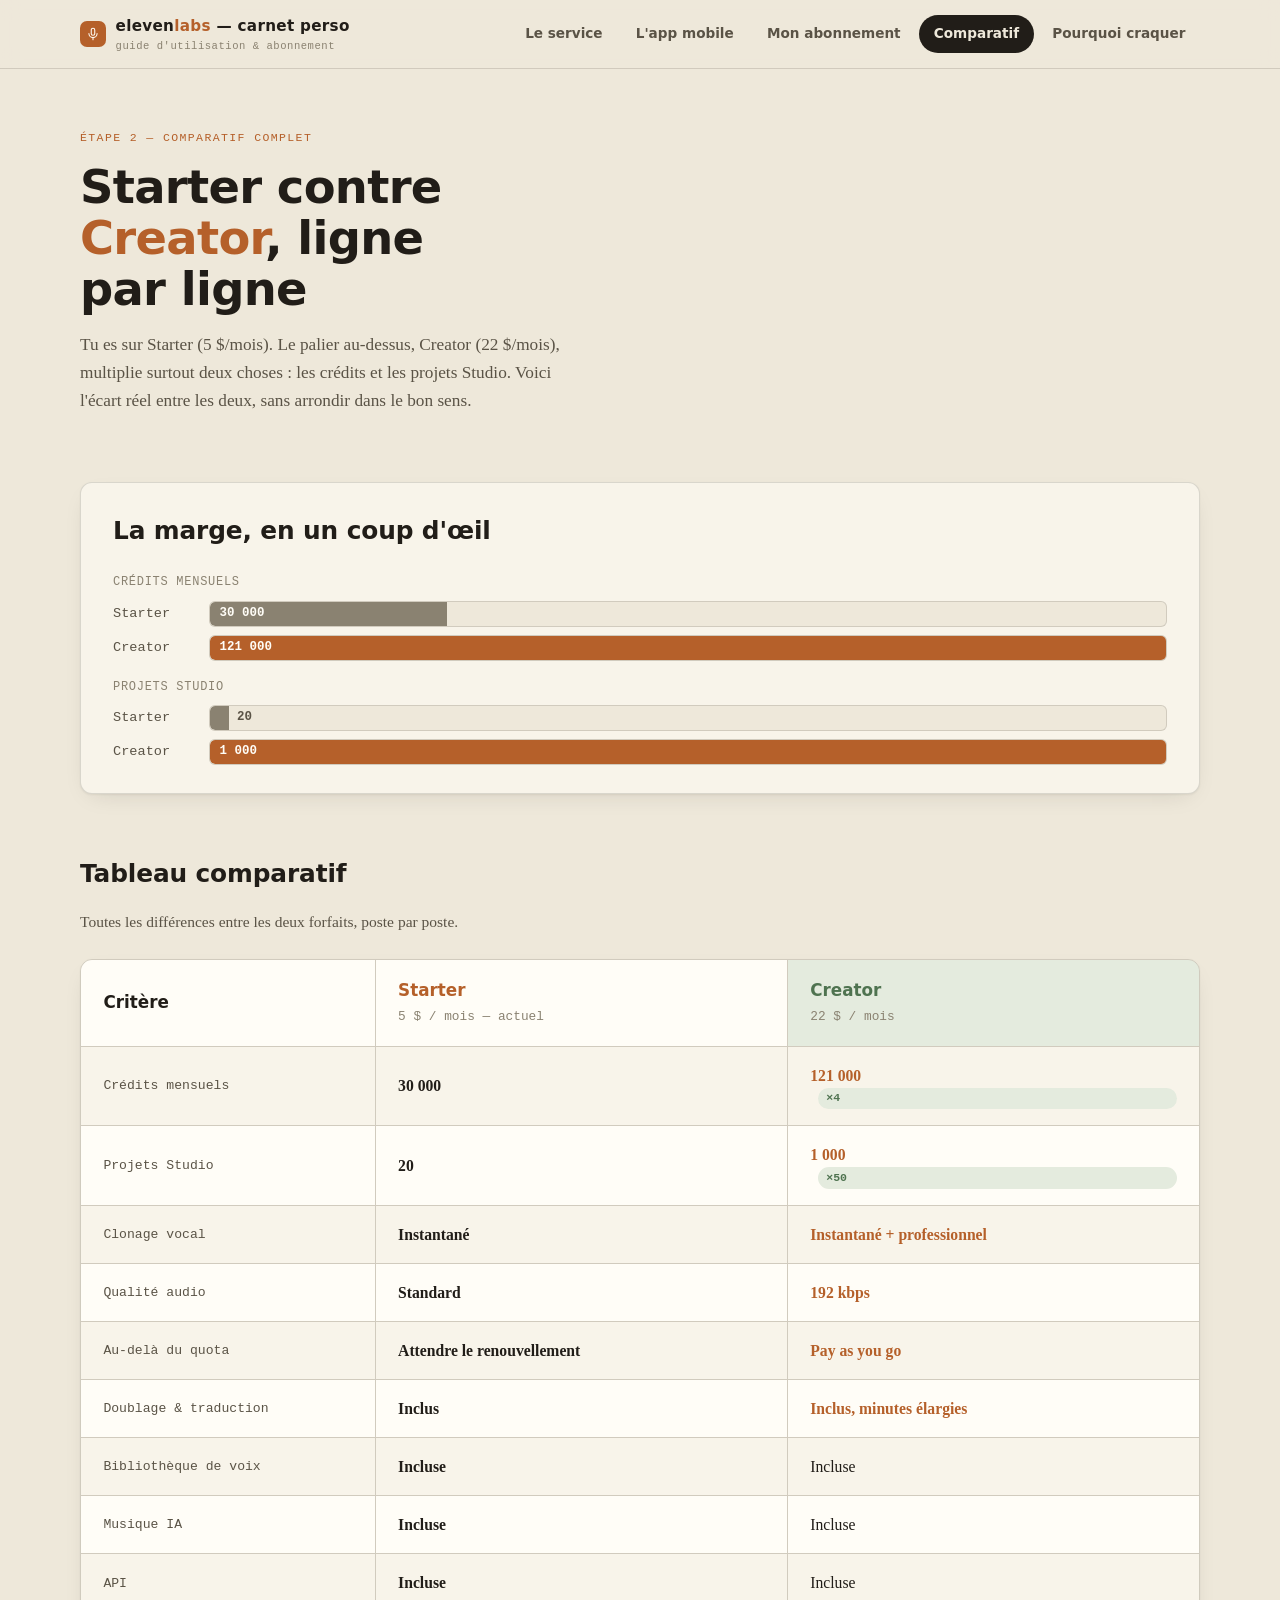
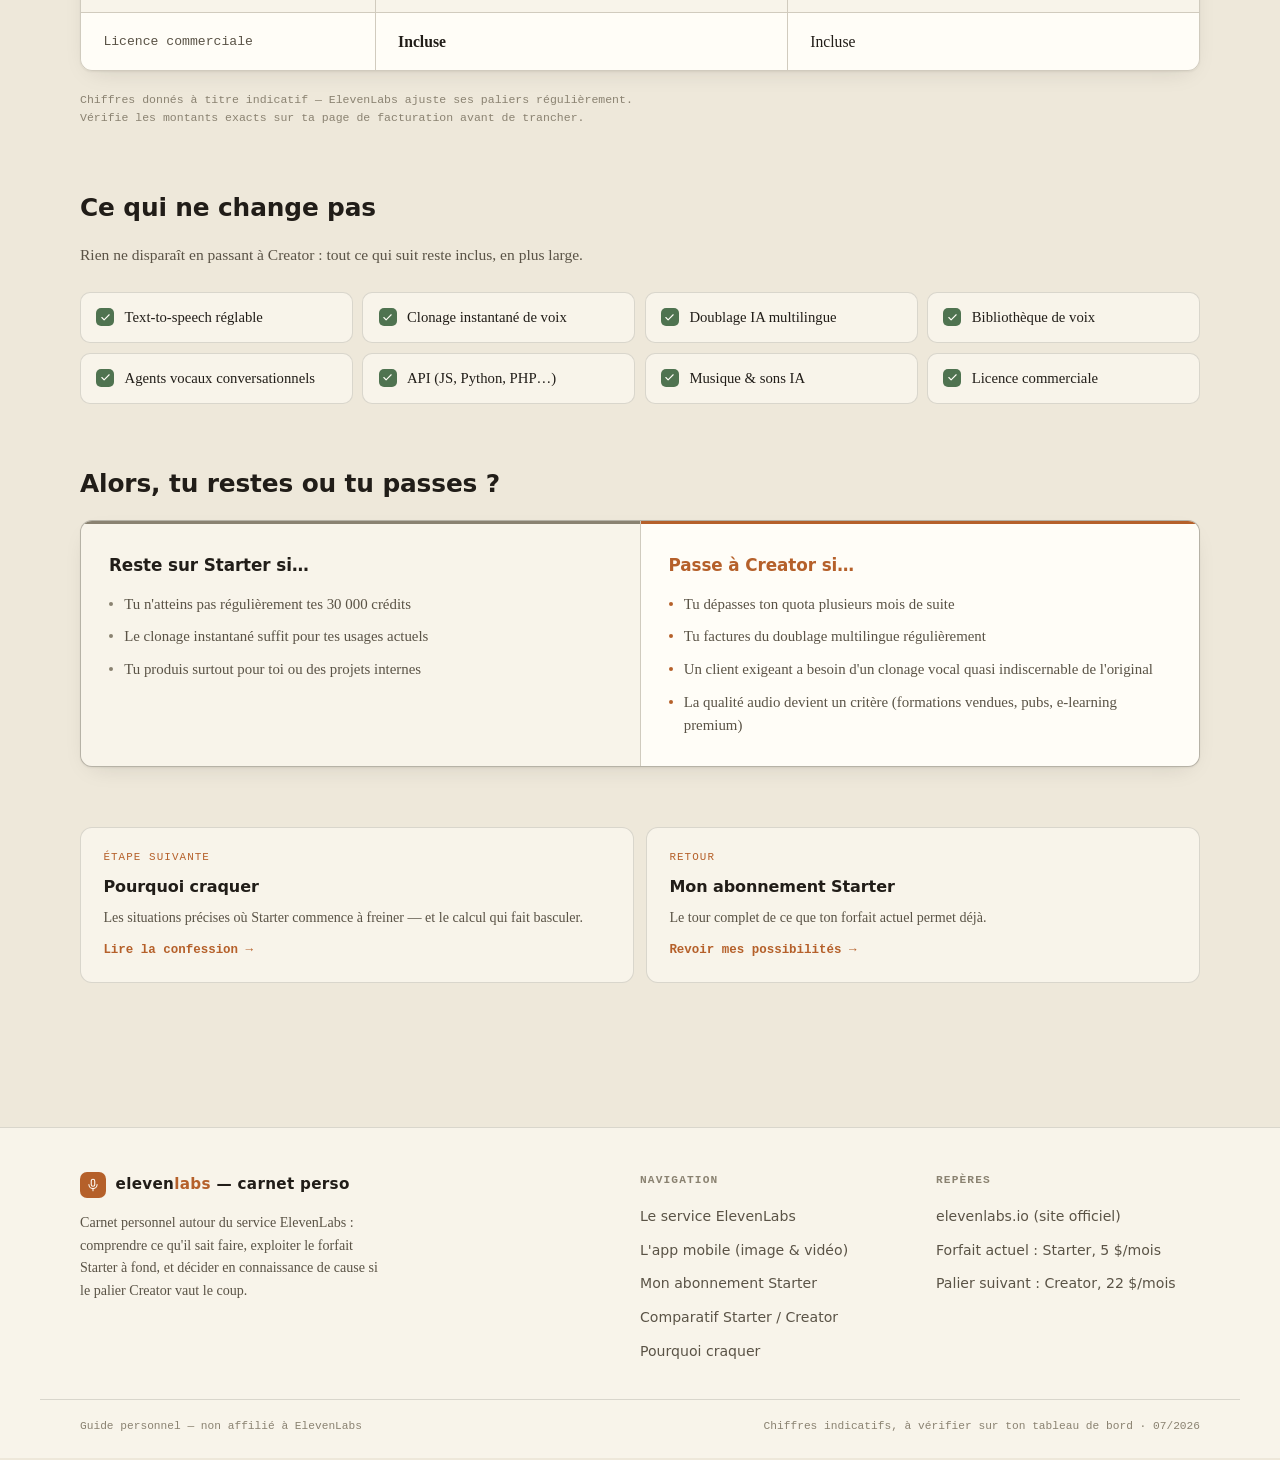
<file: comparatif.html>
<!doctype html>
<html lang="fr">
<head>
<meta charset="UTF-8" />
<meta name="viewport" content="width=device-width, initial-scale=1.0" />
<title>Comparatif Starter / Creator — Carnet perso ElevenLabs</title>
<meta name="description" content="Comparaison ligne par ligne des forfaits ElevenLabs Starter (5 $/mois) et Creator (22 $/mois)." />
<link rel="stylesheet" href="styles.css" />
</head>
<body>

<header class="site-header">
  <div class="wrap bar">
    <a class="brand" href="index.html">
      <span class="mark"><svg viewBox="0 0 24 24" fill="none" stroke="currentColor" stroke-width="1.8" stroke-linecap="round" stroke-linejoin="round" aria-hidden="true"><rect x="9" y="2" width="6" height="12" rx="3"/><path d="M5 11a7 7 0 0 0 14 0"/><path d="M12 18v4"/></svg></span>
      <span>eleven<em>labs</em> — carnet perso<small>guide d'utilisation &amp; abonnement</small></span>
    </a>
    <nav class="site-nav" aria-label="Navigation principale">
      <a href="index.html">Le service</a>
      <a href="app.html">L'app mobile</a>
      <a href="abonnement.html">Mon abonnement</a>
      <a href="comparatif.html" aria-current="page">Comparatif</a>
      <a href="craquer.html">Pourquoi craquer</a>
    </nav>
  </div>
</header>

<main class="wrap">

  <div class="hero">
    <p class="eyebrow">Étape 2 — comparatif complet</p>
    <h1>Starter contre <span class="accent">Creator</span>, ligne par ligne</h1>
    <p class="lede">Tu es sur Starter (5&nbsp;$/mois). Le palier au-dessus, Creator (22&nbsp;$/mois), multiplie surtout deux choses&nbsp;: les crédits et les projets Studio. Voici l'écart réel entre les deux, sans arrondir dans le bon sens.</p>
  </div>

  <section>
    <div class="headroom-block">
      <h2>La marge, en un coup d'œil</h2>
      <div class="bars">
        <div class="bar-set">
          <span class="bar-set-label">Crédits mensuels</span>
          <div class="bar-row">
            <span class="bar-tag">Starter</span>
            <div class="bar-track"><div class="bar-fill muted" style="width:24.8%"><span class="bar-value">30 000</span></div></div>
          </div>
          <div class="bar-row">
            <span class="bar-tag">Creator</span>
            <div class="bar-track"><div class="bar-fill full" style="width:100%"><span class="bar-value">121 000</span></div></div>
          </div>
        </div>
        <div class="bar-set">
          <span class="bar-set-label">Projets Studio</span>
          <div class="bar-row">
            <span class="bar-tag">Starter</span>
            <div class="bar-track"><div class="bar-fill muted" style="width:2%"></div><span class="bar-value outside" style="left:2%">20</span></div>
          </div>
          <div class="bar-row">
            <span class="bar-tag">Creator</span>
            <div class="bar-track"><div class="bar-fill full" style="width:100%"><span class="bar-value">1 000</span></div></div>
          </div>
        </div>
      </div>
    </div>
  </section>

  <section>
    <div class="section-head">
      <h2>Tableau comparatif</h2>
    </div>
    <p class="section-note">Toutes les différences entre les deux forfaits, poste par poste.</p>

    <div class="compare-scroll">
      <div class="compare-grid">
        <div class="head"><div class="plan-name">Critère</div></div>
        <div class="head current"><div class="plan-name">Starter</div><div class="plan-price">5&nbsp;$ / mois — actuel</div></div>
        <div class="head highlight"><div class="plan-name">Creator</div><div class="plan-price">22&nbsp;$ / mois</div></div>

        <div class="criterion">Crédits mensuels</div>
        <div class="val"><b>30 000</b></div>
        <div class="val win">121 000 <span class="delta">×4</span></div>

        <div class="criterion">Projets Studio</div>
        <div class="val"><b>20</b></div>
        <div class="val win">1 000 <span class="delta">×50</span></div>

        <div class="criterion">Clonage vocal</div>
        <div class="val"><b>Instantané</b></div>
        <div class="val win">Instantané + professionnel</div>

        <div class="criterion">Qualité audio</div>
        <div class="val"><b>Standard</b></div>
        <div class="val win">192 kbps</div>

        <div class="criterion">Au-delà du quota</div>
        <div class="val"><b>Attendre le renouvellement</b></div>
        <div class="val win">Pay as you go</div>

        <div class="criterion">Doublage &amp; traduction</div>
        <div class="val"><b>Inclus</b></div>
        <div class="val win">Inclus, minutes élargies</div>

        <div class="criterion">Bibliothèque de voix</div>
        <div class="val"><b>Incluse</b></div>
        <div class="val">Incluse</div>

        <div class="criterion">Musique IA</div>
        <div class="val"><b>Incluse</b></div>
        <div class="val">Incluse</div>

        <div class="criterion">API</div>
        <div class="val"><b>Incluse</b></div>
        <div class="val">Incluse</div>

        <div class="criterion">Licence commerciale</div>
        <div class="val"><b>Incluse</b></div>
        <div class="val">Incluse</div>
      </div>
    </div>

    <p class="disclaimer">Chiffres donnés à titre indicatif — ElevenLabs ajuste ses paliers régulièrement. Vérifie les montants exacts sur ta page de facturation avant de trancher.</p>
  </section>

  <section>
    <div class="section-head">
      <h2>Ce qui ne change pas</h2>
    </div>
    <p class="section-note">Rien ne disparaît en passant à Creator&nbsp;: tout ce qui suit reste inclus, en plus large.</p>
    <div class="checklist">
      <div class="check-item"><span class="check-mark"><svg viewBox="0 0 24 24" fill="none" stroke="currentColor" stroke-width="2.4" stroke-linecap="round" stroke-linejoin="round" aria-hidden="true"><path d="M4 12l5 5L20 6"/></svg></span>Text-to-speech réglable</div>
      <div class="check-item"><span class="check-mark"><svg viewBox="0 0 24 24" fill="none" stroke="currentColor" stroke-width="2.4" stroke-linecap="round" stroke-linejoin="round" aria-hidden="true"><path d="M4 12l5 5L20 6"/></svg></span>Clonage instantané de voix</div>
      <div class="check-item"><span class="check-mark"><svg viewBox="0 0 24 24" fill="none" stroke="currentColor" stroke-width="2.4" stroke-linecap="round" stroke-linejoin="round" aria-hidden="true"><path d="M4 12l5 5L20 6"/></svg></span>Doublage IA multilingue</div>
      <div class="check-item"><span class="check-mark"><svg viewBox="0 0 24 24" fill="none" stroke="currentColor" stroke-width="2.4" stroke-linecap="round" stroke-linejoin="round" aria-hidden="true"><path d="M4 12l5 5L20 6"/></svg></span>Bibliothèque de voix</div>
      <div class="check-item"><span class="check-mark"><svg viewBox="0 0 24 24" fill="none" stroke="currentColor" stroke-width="2.4" stroke-linecap="round" stroke-linejoin="round" aria-hidden="true"><path d="M4 12l5 5L20 6"/></svg></span>Agents vocaux conversationnels</div>
      <div class="check-item"><span class="check-mark"><svg viewBox="0 0 24 24" fill="none" stroke="currentColor" stroke-width="2.4" stroke-linecap="round" stroke-linejoin="round" aria-hidden="true"><path d="M4 12l5 5L20 6"/></svg></span>API (JS, Python, PHP…)</div>
      <div class="check-item"><span class="check-mark"><svg viewBox="0 0 24 24" fill="none" stroke="currentColor" stroke-width="2.4" stroke-linecap="round" stroke-linejoin="round" aria-hidden="true"><path d="M4 12l5 5L20 6"/></svg></span>Musique &amp; sons IA</div>
      <div class="check-item"><span class="check-mark"><svg viewBox="0 0 24 24" fill="none" stroke="currentColor" stroke-width="2.4" stroke-linecap="round" stroke-linejoin="round" aria-hidden="true"><path d="M4 12l5 5L20 6"/></svg></span>Licence commerciale</div>
    </div>
  </section>

  <section>
    <div class="section-head">
      <h2>Alors, tu restes ou tu passes&nbsp;?</h2>
    </div>
    <div class="verdict-cols">
      <div class="verdict-col stay">
        <h3>Reste sur Starter si…</h3>
        <ul>
          <li>Tu n'atteins pas régulièrement tes 30 000 crédits</li>
          <li>Le clonage instantané suffit pour tes usages actuels</li>
          <li>Tu produis surtout pour toi ou des projets internes</li>
        </ul>
      </div>
      <div class="verdict-col go">
        <h3>Passe à Creator si…</h3>
        <ul>
          <li>Tu dépasses ton quota plusieurs mois de suite</li>
          <li>Tu factures du doublage multilingue régulièrement</li>
          <li>Un client exigeant a besoin d'un clonage vocal quasi indiscernable de l'original</li>
          <li>La qualité audio devient un critère (formations vendues, pubs, e-learning premium)</li>
        </ul>
      </div>
    </div>
  </section>

  <section>
    <div class="cta-row">
      <a class="cta-card" href="craquer.html">
        <div class="cta-kicker">Étape suivante</div>
        <h3>Pourquoi craquer</h3>
        <p>Les situations précises où Starter commence à freiner — et le calcul qui fait basculer.</p>
        <span class="cta-go">Lire la confession →</span>
      </a>
      <a class="cta-card" href="abonnement.html">
        <div class="cta-kicker">Retour</div>
        <h3>Mon abonnement Starter</h3>
        <p>Le tour complet de ce que ton forfait actuel permet déjà.</p>
        <span class="cta-go">Revoir mes possibilités →</span>
      </a>
    </div>
  </section>

</main>

<footer class="site-footer">
  <div class="wrap cols">
    <div>
      <a class="brand" href="index.html">
        <span class="mark"><svg viewBox="0 0 24 24" fill="none" stroke="currentColor" stroke-width="1.8" stroke-linecap="round" stroke-linejoin="round" aria-hidden="true"><rect x="9" y="2" width="6" height="12" rx="3"/><path d="M5 11a7 7 0 0 0 14 0"/><path d="M12 18v4"/></svg></span>
        <span>eleven<em>labs</em> — carnet perso</span>
      </a>
      <p>Carnet personnel autour du service ElevenLabs&nbsp;: comprendre ce qu'il sait faire, exploiter le forfait Starter à fond, et décider en connaissance de cause si le palier Creator vaut le coup.</p>
    </div>
    <div>
      <h4>Navigation</h4>
      <ul>
        <li><a href="index.html">Le service ElevenLabs</a></li>
        <li><a href="app.html">L'app mobile (image &amp; vidéo)</a></li>
        <li><a href="abonnement.html">Mon abonnement Starter</a></li>
        <li><a href="comparatif.html">Comparatif Starter / Creator</a></li>
        <li><a href="craquer.html">Pourquoi craquer</a></li>
      </ul>
    </div>
    <div>
      <h4>Repères</h4>
      <ul>
        <li><a href="https://elevenlabs.io" rel="noopener">elevenlabs.io (site officiel)</a></li>
        <li><a href="abonnement.html">Forfait actuel&nbsp;: Starter, 5&nbsp;$/mois</a></li>
        <li><a href="comparatif.html">Palier suivant&nbsp;: Creator, 22&nbsp;$/mois</a></li>
      </ul>
    </div>
  </div>
  <div class="wrap legal">
    <span>Guide personnel — non affilié à ElevenLabs</span>
    <span>Chiffres indicatifs, à vérifier sur ton tableau de bord · 07/2026</span>
  </div>
</footer>

</body>
</html>
</file>
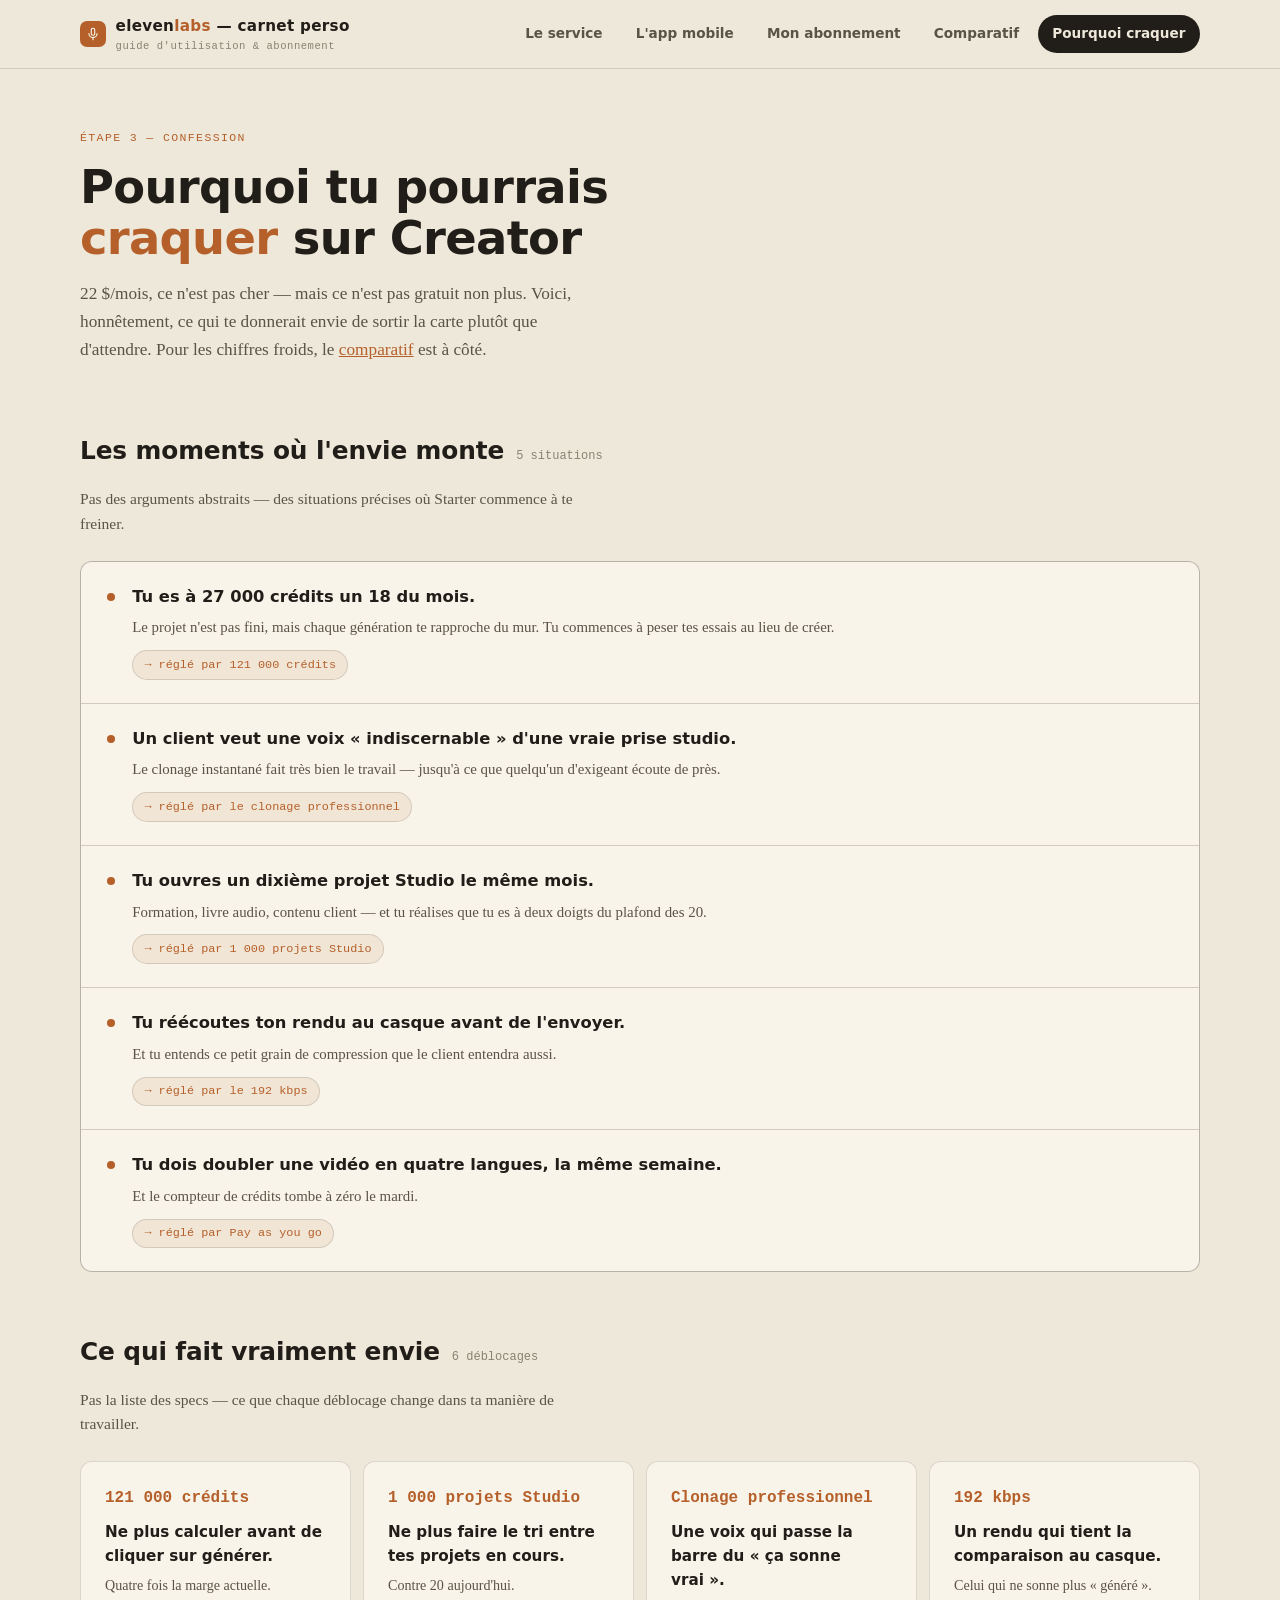
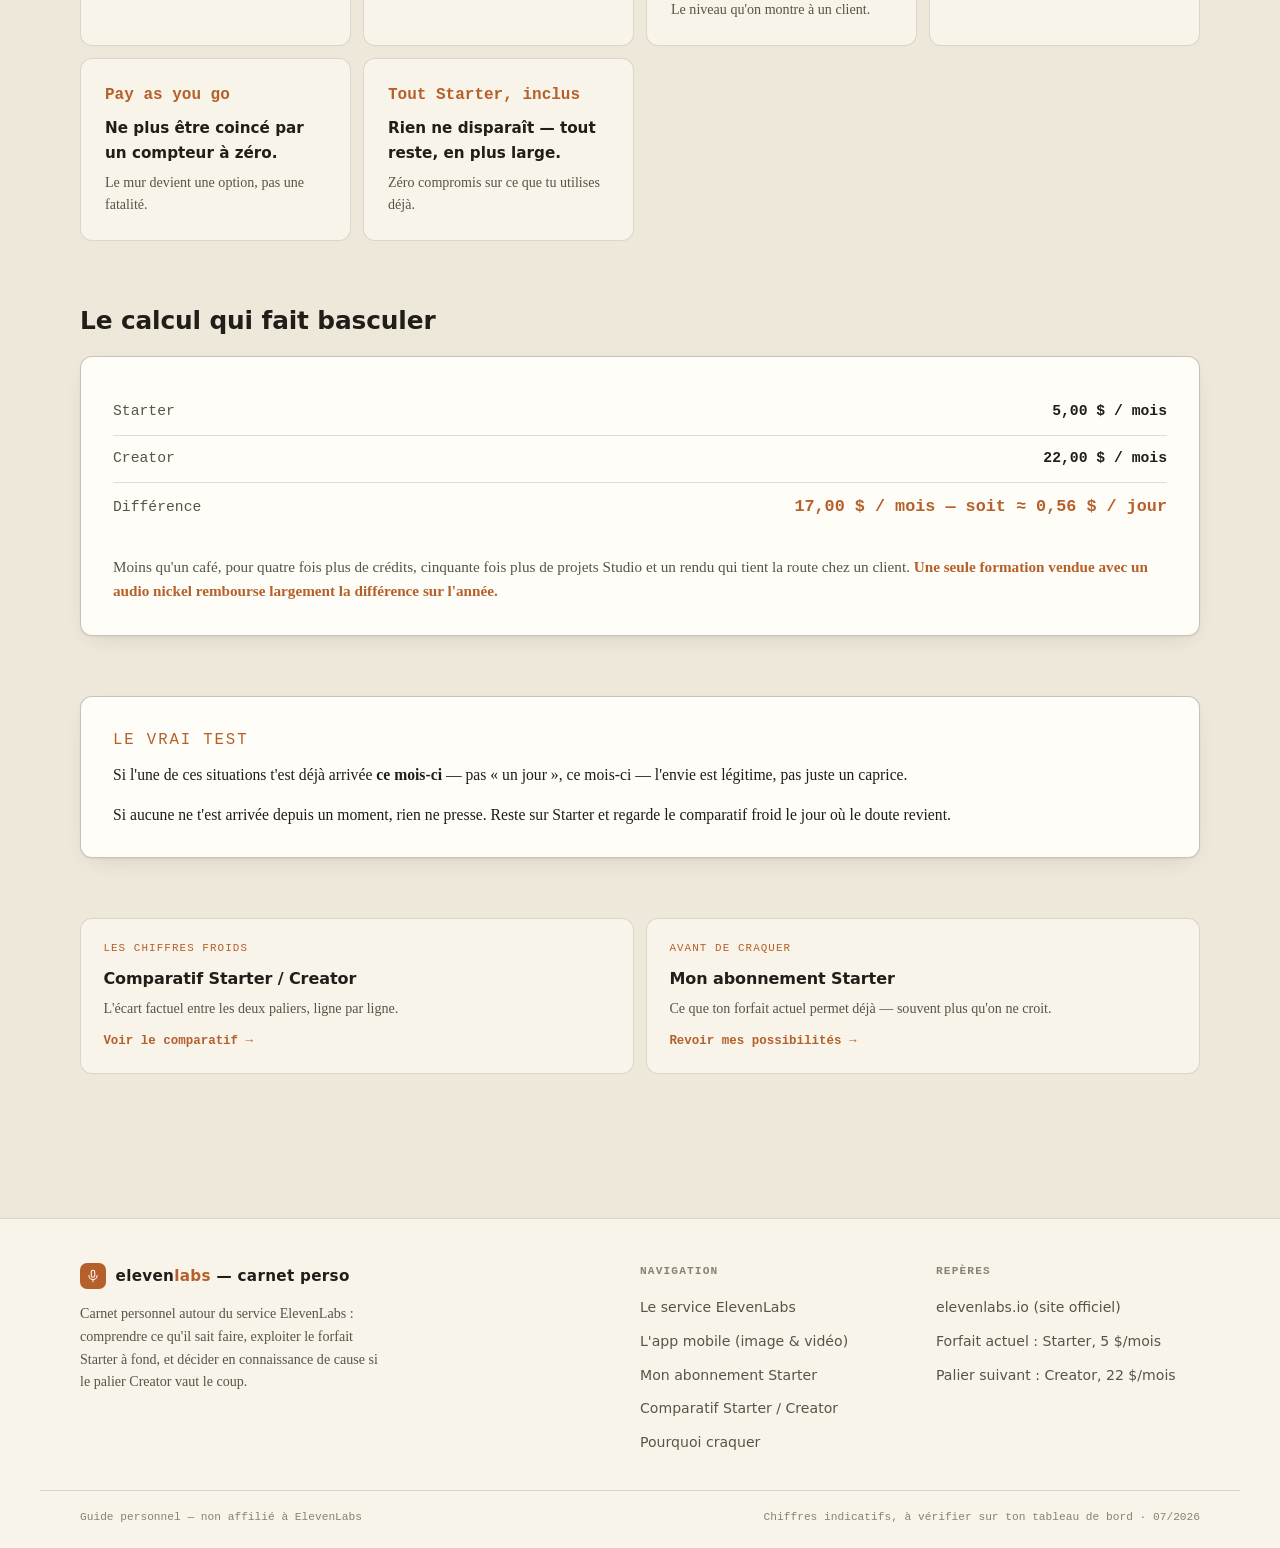
<file: craquer.html>
<!doctype html>
<html lang="fr">
<head>
<meta charset="UTF-8" />
<meta name="viewport" content="width=device-width, initial-scale=1.0" />
<title>Pourquoi craquer sur Creator — Carnet perso ElevenLabs</title>
<meta name="description" content="Les situations concrètes où le forfait Starter freine, et le calcul qui fait basculer vers Creator." />
<link rel="stylesheet" href="styles.css" />
</head>
<body>

<header class="site-header">
  <div class="wrap bar">
    <a class="brand" href="index.html">
      <span class="mark"><svg viewBox="0 0 24 24" fill="none" stroke="currentColor" stroke-width="1.8" stroke-linecap="round" stroke-linejoin="round" aria-hidden="true"><rect x="9" y="2" width="6" height="12" rx="3"/><path d="M5 11a7 7 0 0 0 14 0"/><path d="M12 18v4"/></svg></span>
      <span>eleven<em>labs</em> — carnet perso<small>guide d'utilisation &amp; abonnement</small></span>
    </a>
    <nav class="site-nav" aria-label="Navigation principale">
      <a href="index.html">Le service</a>
      <a href="app.html">L'app mobile</a>
      <a href="abonnement.html">Mon abonnement</a>
      <a href="comparatif.html">Comparatif</a>
      <a href="craquer.html" aria-current="page">Pourquoi craquer</a>
    </nav>
  </div>
</header>

<main class="wrap">

  <div class="hero">
    <p class="eyebrow">Étape 3 — confession</p>
    <h1>Pourquoi tu pourrais <span class="accent">craquer</span> sur Creator</h1>
    <p class="lede">22&nbsp;$/mois, ce n'est pas cher — mais ce n'est pas gratuit non plus. Voici, honnêtement, ce qui te donnerait envie de sortir la carte plutôt que d'attendre. Pour les chiffres froids, le <a href="comparatif.html">comparatif</a> est à côté.</p>
  </div>

  <section>
    <div class="section-head">
      <h2>Les moments où l'envie monte</h2>
      <span class="section-count">5 situations</span>
    </div>
    <p class="section-note">Pas des arguments abstraits — des situations précises où Starter commence à te freiner.</p>

    <div class="triggers">

      <div class="trigger">
        <span class="trigger-mark"></span>
        <div class="trigger-body">
          <p class="moment">Tu es à 27 000 crédits un 18 du mois.</p>
          <p class="detail">Le projet n'est pas fini, mais chaque génération te rapproche du mur. Tu commences à peser tes essais au lieu de créer.</p>
          <span class="relief">→ réglé par 121 000 crédits</span>
        </div>
      </div>

      <div class="trigger">
        <span class="trigger-mark"></span>
        <div class="trigger-body">
          <p class="moment">Un client veut une voix «&nbsp;indiscernable&nbsp;» d'une vraie prise studio.</p>
          <p class="detail">Le clonage instantané fait très bien le travail — jusqu'à ce que quelqu'un d'exigeant écoute de près.</p>
          <span class="relief">→ réglé par le clonage professionnel</span>
        </div>
      </div>

      <div class="trigger">
        <span class="trigger-mark"></span>
        <div class="trigger-body">
          <p class="moment">Tu ouvres un dixième projet Studio le même mois.</p>
          <p class="detail">Formation, livre audio, contenu client — et tu réalises que tu es à deux doigts du plafond des 20.</p>
          <span class="relief">→ réglé par 1 000 projets Studio</span>
        </div>
      </div>

      <div class="trigger">
        <span class="trigger-mark"></span>
        <div class="trigger-body">
          <p class="moment">Tu réécoutes ton rendu au casque avant de l'envoyer.</p>
          <p class="detail">Et tu entends ce petit grain de compression que le client entendra aussi.</p>
          <span class="relief">→ réglé par le 192 kbps</span>
        </div>
      </div>

      <div class="trigger">
        <span class="trigger-mark"></span>
        <div class="trigger-body">
          <p class="moment">Tu dois doubler une vidéo en quatre langues, la même semaine.</p>
          <p class="detail">Et le compteur de crédits tombe à zéro le mardi.</p>
          <span class="relief">→ réglé par Pay as you go</span>
        </div>
      </div>

    </div>
  </section>

  <section>
    <div class="section-head">
      <h2>Ce qui fait vraiment envie</h2>
      <span class="section-count">6 déblocages</span>
    </div>
    <p class="section-note">Pas la liste des specs — ce que chaque déblocage change dans ta manière de travailler.</p>

    <div class="desire-grid">
      <div class="desire">
        <div class="stat">121 000 crédits</div>
        <p>Ne plus calculer avant de cliquer sur générer.</p>
        <p class="sub2">Quatre fois la marge actuelle.</p>
      </div>
      <div class="desire">
        <div class="stat">1 000 projets Studio</div>
        <p>Ne plus faire le tri entre tes projets en cours.</p>
        <p class="sub2">Contre 20 aujourd'hui.</p>
      </div>
      <div class="desire">
        <div class="stat">Clonage professionnel</div>
        <p>Une voix qui passe la barre du «&nbsp;ça sonne vrai&nbsp;».</p>
        <p class="sub2">Le niveau qu'on montre à un client.</p>
      </div>
      <div class="desire">
        <div class="stat">192 kbps</div>
        <p>Un rendu qui tient la comparaison au casque.</p>
        <p class="sub2">Celui qui ne sonne plus «&nbsp;généré&nbsp;».</p>
      </div>
      <div class="desire">
        <div class="stat">Pay as you go</div>
        <p>Ne plus être coincé par un compteur à zéro.</p>
        <p class="sub2">Le mur devient une option, pas une fatalité.</p>
      </div>
      <div class="desire">
        <div class="stat">Tout Starter, inclus</div>
        <p>Rien ne disparaît — tout reste, en plus large.</p>
        <p class="sub2">Zéro compromis sur ce que tu utilises déjà.</p>
      </div>
    </div>
  </section>

  <section>
    <div class="section-head">
      <h2>Le calcul qui fait basculer</h2>
    </div>

    <div class="math-frame">
      <div class="math-row"><span class="k">Starter</span><span class="v">5,00&nbsp;$ / mois</span></div>
      <div class="math-row"><span class="k">Creator</span><span class="v">22,00&nbsp;$ / mois</span></div>
      <div class="math-row total"><span class="k">Différence</span><span class="v">17,00&nbsp;$ / mois — soit ≈ 0,56&nbsp;$ / jour</span></div>
      <p class="note">Moins qu'un café, pour quatre fois plus de crédits, cinquante fois plus de projets Studio et un rendu qui tient la route chez un client. <b>Une seule formation vendue avec un audio nickel rembourse largement la différence sur l'année.</b></p>
    </div>
  </section>

  <div class="panel">
    <p class="eyebrow">Le vrai test</p>
    <p>Si l'une de ces situations t'est déjà arrivée <b>ce mois-ci</b> — pas «&nbsp;un jour&nbsp;», ce mois-ci — l'envie est légitime, pas juste un caprice.</p>
    <p>Si aucune ne t'est arrivée depuis un moment, rien ne presse. Reste sur Starter et regarde le comparatif froid le jour où le doute revient.</p>
  </div>

  <section>
    <div class="cta-row">
      <a class="cta-card" href="comparatif.html">
        <div class="cta-kicker">Les chiffres froids</div>
        <h3>Comparatif Starter / Creator</h3>
        <p>L'écart factuel entre les deux paliers, ligne par ligne.</p>
        <span class="cta-go">Voir le comparatif →</span>
      </a>
      <a class="cta-card" href="abonnement.html">
        <div class="cta-kicker">Avant de craquer</div>
        <h3>Mon abonnement Starter</h3>
        <p>Ce que ton forfait actuel permet déjà — souvent plus qu'on ne croit.</p>
        <span class="cta-go">Revoir mes possibilités →</span>
      </a>
    </div>
  </section>

</main>

<footer class="site-footer">
  <div class="wrap cols">
    <div>
      <a class="brand" href="index.html">
        <span class="mark"><svg viewBox="0 0 24 24" fill="none" stroke="currentColor" stroke-width="1.8" stroke-linecap="round" stroke-linejoin="round" aria-hidden="true"><rect x="9" y="2" width="6" height="12" rx="3"/><path d="M5 11a7 7 0 0 0 14 0"/><path d="M12 18v4"/></svg></span>
        <span>eleven<em>labs</em> — carnet perso</span>
      </a>
      <p>Carnet personnel autour du service ElevenLabs&nbsp;: comprendre ce qu'il sait faire, exploiter le forfait Starter à fond, et décider en connaissance de cause si le palier Creator vaut le coup.</p>
    </div>
    <div>
      <h4>Navigation</h4>
      <ul>
        <li><a href="index.html">Le service ElevenLabs</a></li>
        <li><a href="app.html">L'app mobile (image &amp; vidéo)</a></li>
        <li><a href="abonnement.html">Mon abonnement Starter</a></li>
        <li><a href="comparatif.html">Comparatif Starter / Creator</a></li>
        <li><a href="craquer.html">Pourquoi craquer</a></li>
      </ul>
    </div>
    <div>
      <h4>Repères</h4>
      <ul>
        <li><a href="https://elevenlabs.io" rel="noopener">elevenlabs.io (site officiel)</a></li>
        <li><a href="abonnement.html">Forfait actuel&nbsp;: Starter, 5&nbsp;$/mois</a></li>
        <li><a href="comparatif.html">Palier suivant&nbsp;: Creator, 22&nbsp;$/mois</a></li>
      </ul>
    </div>
  </div>
  <div class="wrap legal">
    <span>Guide personnel — non affilié à ElevenLabs</span>
    <span>Chiffres indicatifs, à vérifier sur ton tableau de bord · 07/2026</span>
  </div>
</footer>

</body>
</html>
</file>
<file: styles.css>
/* =========================================================
   Design system — carnet perso ElevenLabs
   Partagé par toutes les pages du site.
   ========================================================= */

:root {
  --bg: #EEE8DA;
  --surface: #F8F4EA;
  --surface-raised: #FFFDF7;
  --ink: #211D18;
  --ink-soft: #5A5346;
  --ink-faint: #8A8271;
  --copper: #B5602A;
  --copper-bright: #D98A4E;
  --copper-soft: rgba(181, 96, 42, 0.10);
  --signal: #4F7350;
  --signal-soft: #E4EBDE;
  --line: rgba(33, 29, 24, 0.14);
  --line-strong: rgba(33, 29, 24, 0.26);
  --shadow: 0 1px 2px rgba(33,29,24,0.06), 0 8px 24px -12px rgba(33,29,24,0.18);
  --header-bg: rgba(238, 232, 218, 0.88);

  --font-display: ui-sans-serif, system-ui, "Segoe UI", Roboto, Arial, sans-serif;
  --font-body: ui-serif, Georgia, "Iowan Old Style", "Times New Roman", serif;
  --font-mono: ui-monospace, "SF Mono", "Cascadia Code", "Roboto Mono", Menlo, Consolas, monospace;
}

@media (prefers-color-scheme: dark) {
  :root {
    --bg: #17140F;
    --surface: #201B14;
    --surface-raised: #262019;
    --ink: #F3EEE2;
    --ink-soft: #BDB39D;
    --ink-faint: #837A67;
    --copper: #E08B4F;
    --copper-bright: #F2A968;
    --copper-soft: rgba(224, 139, 79, 0.12);
    --signal: #8FB08D;
    --signal-soft: #26301F;
    --line: rgba(243, 238, 226, 0.14);
    --line-strong: rgba(243, 238, 226, 0.26);
    --shadow: 0 1px 2px rgba(0,0,0,0.3), 0 8px 24px -12px rgba(0,0,0,0.5);
    --header-bg: rgba(23, 20, 15, 0.88);
  }
}

:root[data-theme="dark"] {
  --bg: #17140F;
  --surface: #201B14;
  --surface-raised: #262019;
  --ink: #F3EEE2;
  --ink-soft: #BDB39D;
  --ink-faint: #837A67;
  --copper: #E08B4F;
  --copper-bright: #F2A968;
  --copper-soft: rgba(224, 139, 79, 0.12);
  --signal: #8FB08D;
  --signal-soft: #26301F;
  --line: rgba(243, 238, 226, 0.14);
  --line-strong: rgba(243, 238, 226, 0.26);
  --shadow: 0 1px 2px rgba(0,0,0,0.3), 0 8px 24px -12px rgba(0,0,0,0.5);
  --header-bg: rgba(23, 20, 15, 0.88);
}

:root[data-theme="light"] {
  --bg: #EEE8DA;
  --surface: #F8F4EA;
  --surface-raised: #FFFDF7;
  --ink: #211D18;
  --ink-soft: #5A5346;
  --ink-faint: #8A8271;
  --copper: #B5602A;
  --copper-bright: #D98A4E;
  --copper-soft: rgba(181, 96, 42, 0.10);
  --signal: #4F7350;
  --signal-soft: #E4EBDE;
  --line: rgba(33, 29, 24, 0.14);
  --line-strong: rgba(33, 29, 24, 0.26);
  --shadow: 0 1px 2px rgba(33,29,24,0.06), 0 8px 24px -12px rgba(33,29,24,0.18);
  --header-bg: rgba(238, 232, 218, 0.88);
}

/* ---------- Base ---------- */

* { box-sizing: border-box; }
html { -webkit-text-size-adjust: 100%; scroll-behavior: smooth; }

@media (prefers-reduced-motion: reduce) {
  html { scroll-behavior: auto; }
  *, *::before, *::after {
    animation-duration: 0.001ms !important;
    animation-iteration-count: 1 !important;
    transition-duration: 0.001ms !important;
  }
}

body {
  margin: 0;
  background: var(--bg);
  color: var(--ink);
  font-family: var(--font-body);
  line-height: 1.6;
  -webkit-font-smoothing: antialiased;
}

::selection { background: var(--copper); color: var(--surface-raised); }

a { color: var(--copper); }
a:focus-visible, button:focus-visible { outline: 2px solid var(--copper); outline-offset: 3px; }

img, svg { max-width: 100%; }

.wrap {
  width: 100%;
  max-width: 1200px;
  margin: 0 auto;
  padding: 0 clamp(1.25rem, 4vw, 2.5rem);
}

main.wrap { padding-top: 2.75rem; padding-bottom: 5rem; }

/* ---------- Header + menu ---------- */

.site-header {
  position: sticky;
  top: 0;
  z-index: 20;
  background: var(--header-bg);
  backdrop-filter: blur(10px);
  -webkit-backdrop-filter: blur(10px);
  border-bottom: 1px solid var(--line);
}

.site-header .bar {
  display: flex;
  align-items: center;
  justify-content: space-between;
  gap: 1rem;
  flex-wrap: wrap;
  padding-top: 0.85rem;
  padding-bottom: 0.85rem;
}

.brand {
  font-family: var(--font-display);
  font-weight: 800;
  font-size: 0.95rem;
  letter-spacing: 0.02em;
  color: var(--ink);
  text-decoration: none;
  display: flex;
  align-items: center;
  gap: 0.6rem;
}
.brand .mark {
  width: 26px;
  height: 26px;
  flex: none;
  border-radius: 7px;
  background: var(--copper);
  color: var(--surface-raised);
  display: flex;
  align-items: center;
  justify-content: center;
}
.brand .mark svg { width: 14px; height: 14px; }
.brand em { font-style: normal; color: var(--copper); }
.brand small {
  display: block;
  font-family: var(--font-mono);
  font-weight: 400;
  font-size: 0.66rem;
  color: var(--ink-faint);
  letter-spacing: 0.05em;
}

.site-nav {
  display: flex;
  align-items: center;
  gap: 0.25rem;
  flex-wrap: wrap;
}
.site-nav a {
  font-family: var(--font-display);
  font-weight: 600;
  font-size: 0.85rem;
  text-decoration: none;
  color: var(--ink-soft);
  padding: 0.45rem 0.85rem;
  border-radius: 100px;
  border: 1px solid transparent;
  transition: color 0.15s ease, background 0.15s ease;
}
.site-nav a:hover { color: var(--ink); background: var(--copper-soft); }
.site-nav a[aria-current="page"] {
  background: var(--ink);
  color: var(--bg);
}

@media (max-width: 720px) {
  .site-header .bar { justify-content: center; }
  .site-nav { justify-content: center; }
  .site-nav a { font-size: 0.8rem; padding: 0.4rem 0.7rem; }
}

/* ---------- Typo & hero ---------- */

.eyebrow {
  font-family: var(--font-mono);
  font-size: 0.72rem;
  text-transform: uppercase;
  letter-spacing: 0.12em;
  color: var(--copper);
  margin: 0 0 0.9rem;
}

h1 {
  font-family: var(--font-display);
  font-weight: 800;
  font-size: clamp(2rem, 5vw, 2.9rem);
  line-height: 1.1;
  letter-spacing: -0.015em;
  margin: 0 0 1rem;
  text-wrap: balance;
}
h1 .accent { color: var(--copper); }

h2 {
  font-family: var(--font-display);
  font-weight: 800;
  font-size: clamp(1.3rem, 3vw, 1.55rem);
  letter-spacing: -0.005em;
  margin: 0 0 0.5rem;
}

h3 {
  font-family: var(--font-display);
  font-weight: 700;
  font-size: 1rem;
  margin: 0;
  letter-spacing: -0.005em;
}

.hero { max-width: 72ch; padding: 1rem 0 0.5rem; }
.lede {
  font-size: 1.08rem;
  color: var(--ink-soft);
  max-width: 58ch;
  margin: 0;
}
.lede b { color: var(--ink); }

section { margin-top: 3.75rem; }

.section-head {
  display: flex;
  align-items: baseline;
  gap: 0.75rem;
  flex-wrap: wrap;
  margin-bottom: 0.5rem;
}
.section-count {
  font-family: var(--font-mono);
  font-size: 0.75rem;
  color: var(--ink-faint);
}
.section-note {
  color: var(--ink-soft);
  font-size: 0.97rem;
  margin: 0 0 1.5rem;
  max-width: 66ch;
}

/* ---------- Stat strip ---------- */

.stat-strip {
  display: grid;
  grid-template-columns: repeat(auto-fit, minmax(180px, 1fr));
  border: 1px solid var(--line);
  border-radius: 12px;
  overflow: hidden;
  background: var(--surface);
  box-shadow: var(--shadow);
  margin-top: 2rem;
}
.stat-cell {
  padding: 1.1rem 1.25rem;
  border-left: 1px solid var(--line);
}
.stat-cell:first-child { border-left: none; }
@media (max-width: 640px) {
  .stat-cell { border-left: none; border-top: 1px solid var(--line); }
  .stat-cell:first-child { border-top: none; }
}
.stat-cell .label {
  font-family: var(--font-mono);
  font-size: 0.68rem;
  text-transform: uppercase;
  letter-spacing: 0.08em;
  color: var(--ink-faint);
  margin-bottom: 0.35rem;
}
.stat-cell .value {
  font-family: var(--font-mono);
  font-weight: 600;
  font-size: 1.1rem;
  font-variant-numeric: tabular-nums;
  color: var(--ink);
}
.stat-cell .value.accent { color: var(--copper); }

/* ---------- Card grid ---------- */

.grid {
  display: grid;
  grid-template-columns: repeat(auto-fit, minmax(290px, 1fr));
  gap: 0.75rem;
}

.card {
  background: var(--surface);
  border: 1px solid var(--line);
  border-radius: 12px;
  padding: 1.4rem 1.4rem 1.5rem;
}

.card-head {
  display: flex;
  align-items: center;
  gap: 0.65rem;
  margin-bottom: 0.75rem;
}

.icon {
  width: 32px;
  height: 32px;
  flex: none;
  border-radius: 8px;
  background: var(--signal-soft);
  color: var(--signal);
  display: flex;
  align-items: center;
  justify-content: center;
}
.icon svg { width: 16px; height: 16px; }
.icon.copper { background: var(--copper-soft); color: var(--copper); }

.card p { margin: 0; font-size: 0.93rem; color: var(--ink-soft); }
.card p b { color: var(--ink); }

.card ul {
  margin: 0;
  padding: 0;
  list-style: none;
  display: flex;
  flex-direction: column;
  gap: 0.4rem;
}
.card li {
  font-size: 0.92rem;
  color: var(--ink-soft);
  padding-left: 0.95rem;
  position: relative;
}
.card li::before {
  content: "";
  position: absolute;
  left: 0;
  top: 0.62em;
  width: 4px;
  height: 4px;
  border-radius: 50%;
  background: var(--copper);
}
.card li b { color: var(--ink); font-weight: 600; }

/* ---------- Badge ---------- */

.badge-new {
  display: inline-block;
  font-family: var(--font-mono);
  font-size: 0.62rem;
  font-weight: 700;
  text-transform: uppercase;
  letter-spacing: 0.08em;
  color: var(--surface-raised);
  background: var(--copper);
  border-radius: 100px;
  padding: 0.18rem 0.55rem;
  margin-left: 0.5rem;
  vertical-align: middle;
  white-space: nowrap;
}

/* ---------- Checklist ---------- */

.checklist {
  display: grid;
  grid-template-columns: repeat(auto-fit, minmax(250px, 1fr));
  gap: 0.6rem;
}
.check-item {
  display: flex;
  align-items: flex-start;
  gap: 0.65rem;
  padding: 0.8rem 0.95rem;
  background: var(--surface);
  border: 1px solid var(--line);
  border-radius: 10px;
  font-size: 0.92rem;
}
.check-mark {
  flex: none;
  width: 18px;
  height: 18px;
  border-radius: 5px;
  background: var(--signal);
  color: var(--surface-raised);
  display: flex;
  align-items: center;
  justify-content: center;
  margin-top: 0.15rem;
}
.check-mark svg { width: 11px; height: 11px; }

/* ---------- Numbered steps (comment ça marche) ---------- */

.steps {
  display: grid;
  grid-template-columns: repeat(auto-fit, minmax(240px, 1fr));
  gap: 0.75rem;
  counter-reset: step;
}
.step {
  background: var(--surface);
  border: 1px solid var(--line);
  border-radius: 12px;
  padding: 1.4rem;
  counter-increment: step;
}
.step::before {
  content: "0" counter(step);
  display: block;
  font-family: var(--font-mono);
  font-size: 0.75rem;
  font-weight: 700;
  color: var(--copper);
  margin-bottom: 0.6rem;
  letter-spacing: 0.08em;
}
.step h3 { margin-bottom: 0.45rem; }
.step p { margin: 0; font-size: 0.92rem; color: var(--ink-soft); }
.step p b { color: var(--ink); }

/* ---------- Panel / verdict ---------- */

.panel {
  margin-top: 3.75rem;
  padding: 1.9rem clamp(1.25rem, 3vw, 2rem);
  border: 1px solid var(--line-strong);
  border-radius: 12px;
  background: var(--surface-raised);
  box-shadow: var(--shadow);
}
.panel .eyebrow { margin-bottom: 0.6rem; }
.panel p { margin: 0 0 0.9rem; font-size: 0.98rem; }
.panel p:last-child { margin-bottom: 0; }

.meter {
  display: flex;
  align-items: center;
  gap: 0.7rem;
  margin: 1.1rem 0 1.4rem;
}
.meter-track {
  flex: 1;
  height: 8px;
  background: var(--bg);
  border-radius: 4px;
  overflow: hidden;
  border: 1px solid var(--line);
}
.meter-fill {
  height: 100%;
  background: linear-gradient(90deg, var(--copper), var(--copper-bright));
}
.meter-text {
  font-family: var(--font-mono);
  font-size: 0.75rem;
  color: var(--ink-soft);
  white-space: nowrap;
}

/* ---------- Comparison bars ---------- */

.headroom-block {
  border: 1px solid var(--line);
  border-radius: 12px;
  background: var(--surface);
  box-shadow: var(--shadow);
  padding: 1.75rem clamp(1.25rem, 3vw, 2rem);
}
.headroom-block h2 { margin-bottom: 1.4rem; }

.bars { display: flex; flex-direction: column; gap: 1.1rem; }
.bar-set { display: flex; flex-direction: column; gap: 0.5rem; }
.bar-set-label {
  font-family: var(--font-mono);
  font-size: 0.75rem;
  color: var(--ink-faint);
  text-transform: uppercase;
  letter-spacing: 0.06em;
}
.bar-row { display: flex; align-items: center; gap: 1rem; }
.bar-tag { width: 80px; flex: none; font-family: var(--font-mono); font-size: 0.85rem; color: var(--ink-soft); }
.bar-track { flex: 1; height: 26px; background: var(--bg); border: 1px solid var(--line); border-radius: 6px; overflow: hidden; position: relative; }
.bar-fill { height: 100%; display: flex; align-items: center; border-radius: 5px 0 0 5px; }
.bar-fill.muted { background: var(--ink-faint); }
.bar-fill.full { background: var(--copper); }
.bar-value {
  font-family: var(--font-mono);
  font-size: 0.78rem;
  font-weight: 700;
  color: var(--surface-raised);
  padding-left: 0.6rem;
  white-space: nowrap;
}
.bar-value.outside {
  position: absolute;
  top: 50%;
  transform: translateY(-50%);
  color: var(--ink-soft);
  padding-left: 0.5rem;
}

/* ---------- Compare table ---------- */

.compare-scroll { overflow-x: auto; border: 1px solid var(--line); border-radius: 12px; box-shadow: var(--shadow); }

.compare-grid {
  display: grid;
  grid-template-columns: minmax(180px, 1fr) minmax(220px, 1.4fr) minmax(220px, 1.4fr);
  min-width: 680px;
  background: var(--line);
  gap: 1px;
}
.compare-grid > div {
  background: var(--surface);
  padding: 1rem 1.4rem;
  display: flex;
  flex-direction: column;
  justify-content: center;
}
.compare-grid .head { background: var(--surface-raised); padding: 1.1rem 1.4rem; }
.compare-grid .head .plan-name { font-family: var(--font-display); font-weight: 800; font-size: 1.05rem; }
.compare-grid .head .plan-price { font-family: var(--font-mono); font-size: 0.8rem; color: var(--ink-faint); margin-top: 0.2rem; }
.compare-grid .head.current .plan-name { color: var(--copper); }
.compare-grid .head.highlight { background: var(--signal-soft); }
.compare-grid .head.highlight .plan-name { color: var(--signal); }

.compare-grid .criterion { font-family: var(--font-mono); font-size: 0.82rem; color: var(--ink-soft); }
.compare-grid .val { font-size: 0.98rem; }
.compare-grid .val b { color: var(--ink); }
.compare-grid .val.win { color: var(--copper); font-weight: 700; }
.compare-grid .val .delta {
  display: inline-block;
  font-family: var(--font-mono);
  font-size: 0.72rem;
  color: var(--signal);
  background: var(--signal-soft);
  border-radius: 100px;
  padding: 0.1rem 0.5rem;
  margin-left: 0.5rem;
  vertical-align: middle;
}
.compare-grid > div:nth-child(6n+1),
.compare-grid > div:nth-child(6n+2),
.compare-grid > div:nth-child(6n+3) { background: var(--surface-raised); }

.disclaimer {
  font-family: var(--font-mono);
  font-size: 0.72rem;
  color: var(--ink-faint);
  margin-top: 1.25rem;
  line-height: 1.6;
  max-width: 80ch;
}

/* ---------- Two-column verdict ---------- */

.verdict-cols {
  display: grid;
  grid-template-columns: 1fr 1fr;
  gap: 1px;
  background: var(--line);
  border: 1px solid var(--line);
  border-radius: 12px;
  overflow: hidden;
  box-shadow: var(--shadow);
}
@media (max-width: 760px) { .verdict-cols { grid-template-columns: 1fr; } }

.verdict-col { background: var(--surface); padding: 1.75rem; }
.verdict-col.stay { border-top: 3px solid var(--ink-faint); }
.verdict-col.go { border-top: 3px solid var(--copper); background: var(--surface-raised); }
.verdict-col h3 { font-size: 1.05rem; margin-bottom: 0.9rem; }
.verdict-col.go h3 { color: var(--copper); }
.verdict-col ul { margin: 0; padding: 0; list-style: none; display: flex; flex-direction: column; gap: 0.55rem; }
.verdict-col li { font-size: 0.93rem; color: var(--ink-soft); padding-left: 0.95rem; position: relative; }
.verdict-col li::before {
  content: "";
  position: absolute;
  left: 0;
  top: 0.6em;
  width: 4px;
  height: 4px;
  border-radius: 50%;
}
.verdict-col.stay li::before { background: var(--ink-faint); }
.verdict-col.go li::before { background: var(--copper); }

/* ---------- Triggers (page craquer) ---------- */

.triggers {
  display: flex;
  flex-direction: column;
  gap: 1px;
  background: var(--line);
  border: 1px solid var(--line);
  border-radius: 12px;
  overflow: hidden;
}
.trigger {
  background: var(--surface);
  padding: 1.4rem 1.6rem;
  display: flex;
  gap: 1.1rem;
  align-items: flex-start;
}
.trigger-mark {
  flex: none;
  width: 8px;
  height: 8px;
  border-radius: 50%;
  background: var(--copper);
  margin-top: 0.55rem;
}
.trigger-body p.moment {
  margin: 0 0 0.4rem;
  font-family: var(--font-display);
  font-weight: 700;
  font-size: 1.02rem;
  color: var(--ink);
}
.trigger-body p.detail { margin: 0 0 0.6rem; color: var(--ink-soft); font-size: 0.93rem; }
.trigger-body .relief {
  display: inline-flex;
  align-items: center;
  gap: 0.4rem;
  font-family: var(--font-mono);
  font-size: 0.74rem;
  color: var(--copper);
  background: var(--copper-soft);
  border: 1px solid var(--line);
  border-radius: 100px;
  padding: 0.28rem 0.7rem;
}

/* ---------- Desire grid (page craquer) ---------- */

.desire-grid {
  display: grid;
  grid-template-columns: repeat(auto-fit, minmax(250px, 1fr));
  gap: 0.75rem;
}
.desire {
  background: var(--surface);
  border: 1px solid var(--line);
  border-radius: 12px;
  padding: 1.5rem;
}
.desire .stat {
  font-family: var(--font-mono);
  font-weight: 700;
  font-size: 1rem;
  color: var(--copper);
  margin-bottom: 0.5rem;
  font-variant-numeric: tabular-nums;
}
.desire p { margin: 0; font-size: 0.95rem; color: var(--ink); font-family: var(--font-display); font-weight: 600; }
.desire p.sub2 { margin-top: 0.35rem; font-family: var(--font-body); font-weight: 400; color: var(--ink-soft); font-size: 0.88rem; }

/* ---------- Math frame ---------- */

.math-frame {
  border: 1px solid var(--line-strong);
  border-radius: 12px;
  background: var(--surface-raised);
  box-shadow: var(--shadow);
  padding: 2rem clamp(1.25rem, 3vw, 2rem);
}
.math-row {
  display: flex;
  align-items: baseline;
  justify-content: space-between;
  gap: 1rem;
  padding: 0.7rem 0;
  border-bottom: 1px solid var(--line);
  font-family: var(--font-mono);
  font-size: 0.92rem;
  flex-wrap: wrap;
}
.math-row:last-of-type { border-bottom: none; }
.math-row .k { color: var(--ink-soft); }
.math-row .v { color: var(--ink); font-weight: 600; }
.math-row.total .v { color: var(--copper); font-size: 1.05rem; }
.math-frame p.note { margin: 1.4rem 0 0; font-size: 0.95rem; color: var(--ink-soft); }
.math-frame p.note b { color: var(--copper); }

/* ---------- CTA row (cartes vers les autres pages) ---------- */

.cta-row {
  display: grid;
  grid-template-columns: repeat(auto-fit, minmax(240px, 1fr));
  gap: 0.75rem;
}
.cta-card {
  display: block;
  text-decoration: none;
  background: var(--surface);
  border: 1px solid var(--line);
  border-radius: 12px;
  padding: 1.3rem 1.4rem;
  color: var(--ink);
  transition: border-color 0.15s ease, transform 0.15s ease, box-shadow 0.15s ease;
}
.cta-card:hover {
  border-color: var(--copper);
  transform: translateY(-2px);
  box-shadow: var(--shadow);
}
.cta-card .cta-kicker {
  font-family: var(--font-mono);
  font-size: 0.68rem;
  text-transform: uppercase;
  letter-spacing: 0.1em;
  color: var(--copper);
  margin-bottom: 0.5rem;
}
.cta-card h3 { margin-bottom: 0.35rem; }
.cta-card p { margin: 0; font-size: 0.88rem; color: var(--ink-soft); }
.cta-card .cta-go {
  display: inline-block;
  margin-top: 0.8rem;
  font-family: var(--font-mono);
  font-size: 0.78rem;
  color: var(--copper);
  font-weight: 700;
}

/* ---------- Footer ---------- */

.site-footer {
  margin-top: 4rem;
  border-top: 1px solid var(--line);
  background: var(--surface);
}
.site-footer .cols {
  display: grid;
  grid-template-columns: 2fr 1fr 1fr;
  gap: 2rem;
  padding-top: 2.75rem;
  padding-bottom: 2.25rem;
}
@media (max-width: 760px) {
  .site-footer .cols { grid-template-columns: 1fr; gap: 1.75rem; }
}
.site-footer h4 {
  font-family: var(--font-mono);
  font-size: 0.7rem;
  font-weight: 700;
  text-transform: uppercase;
  letter-spacing: 0.1em;
  color: var(--ink-faint);
  margin: 0 0 0.85rem;
}
.site-footer p {
  margin: 0;
  font-size: 0.88rem;
  color: var(--ink-soft);
  max-width: 44ch;
}
.site-footer ul { margin: 0; padding: 0; list-style: none; display: flex; flex-direction: column; gap: 0.5rem; }
.site-footer li a {
  font-family: var(--font-display);
  font-size: 0.88rem;
  text-decoration: none;
  color: var(--ink-soft);
}
.site-footer li a:hover { color: var(--copper); }
.site-footer .brand { margin-bottom: 0.85rem; }

.site-footer .legal {
  border-top: 1px solid var(--line);
  padding-top: 1.1rem;
  padding-bottom: 1.4rem;
  display: flex;
  justify-content: space-between;
  gap: 1rem;
  flex-wrap: wrap;
  font-family: var(--font-mono);
  font-size: 0.7rem;
  color: var(--ink-faint);
}
</file>
